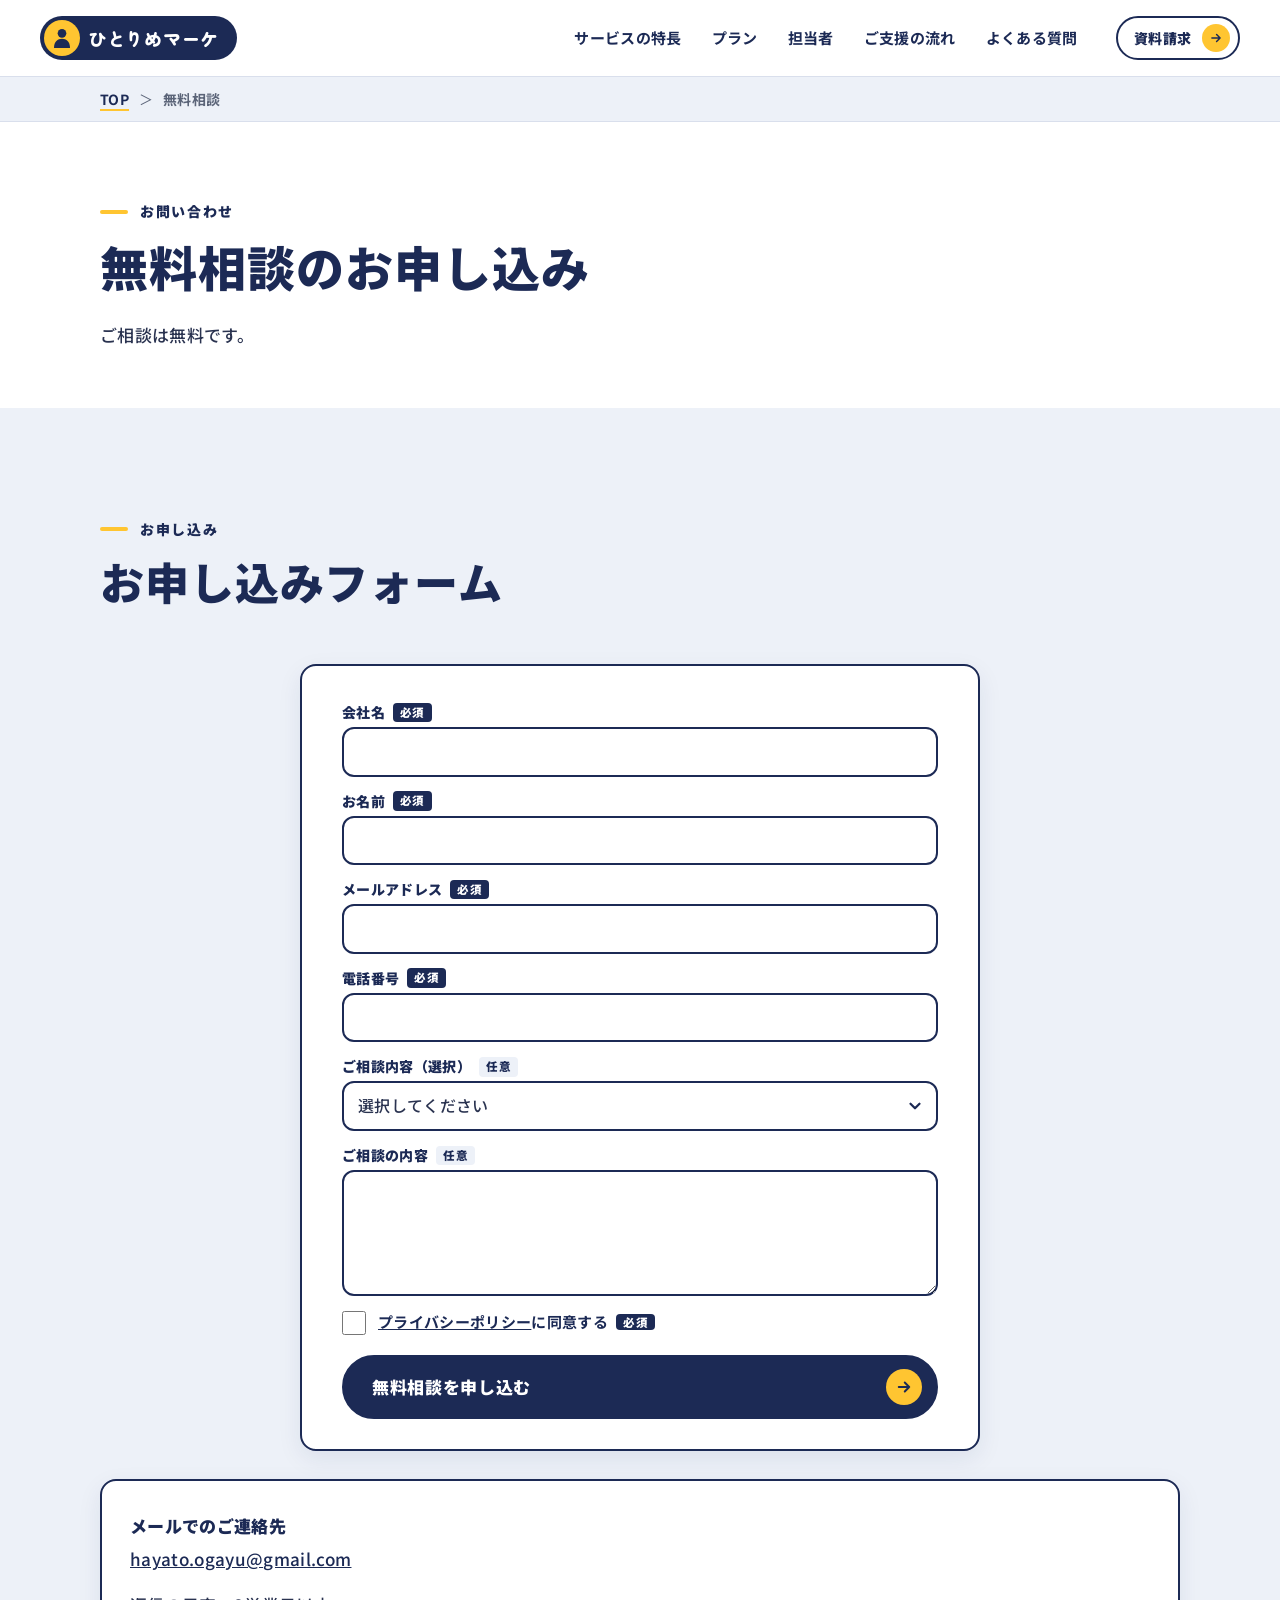
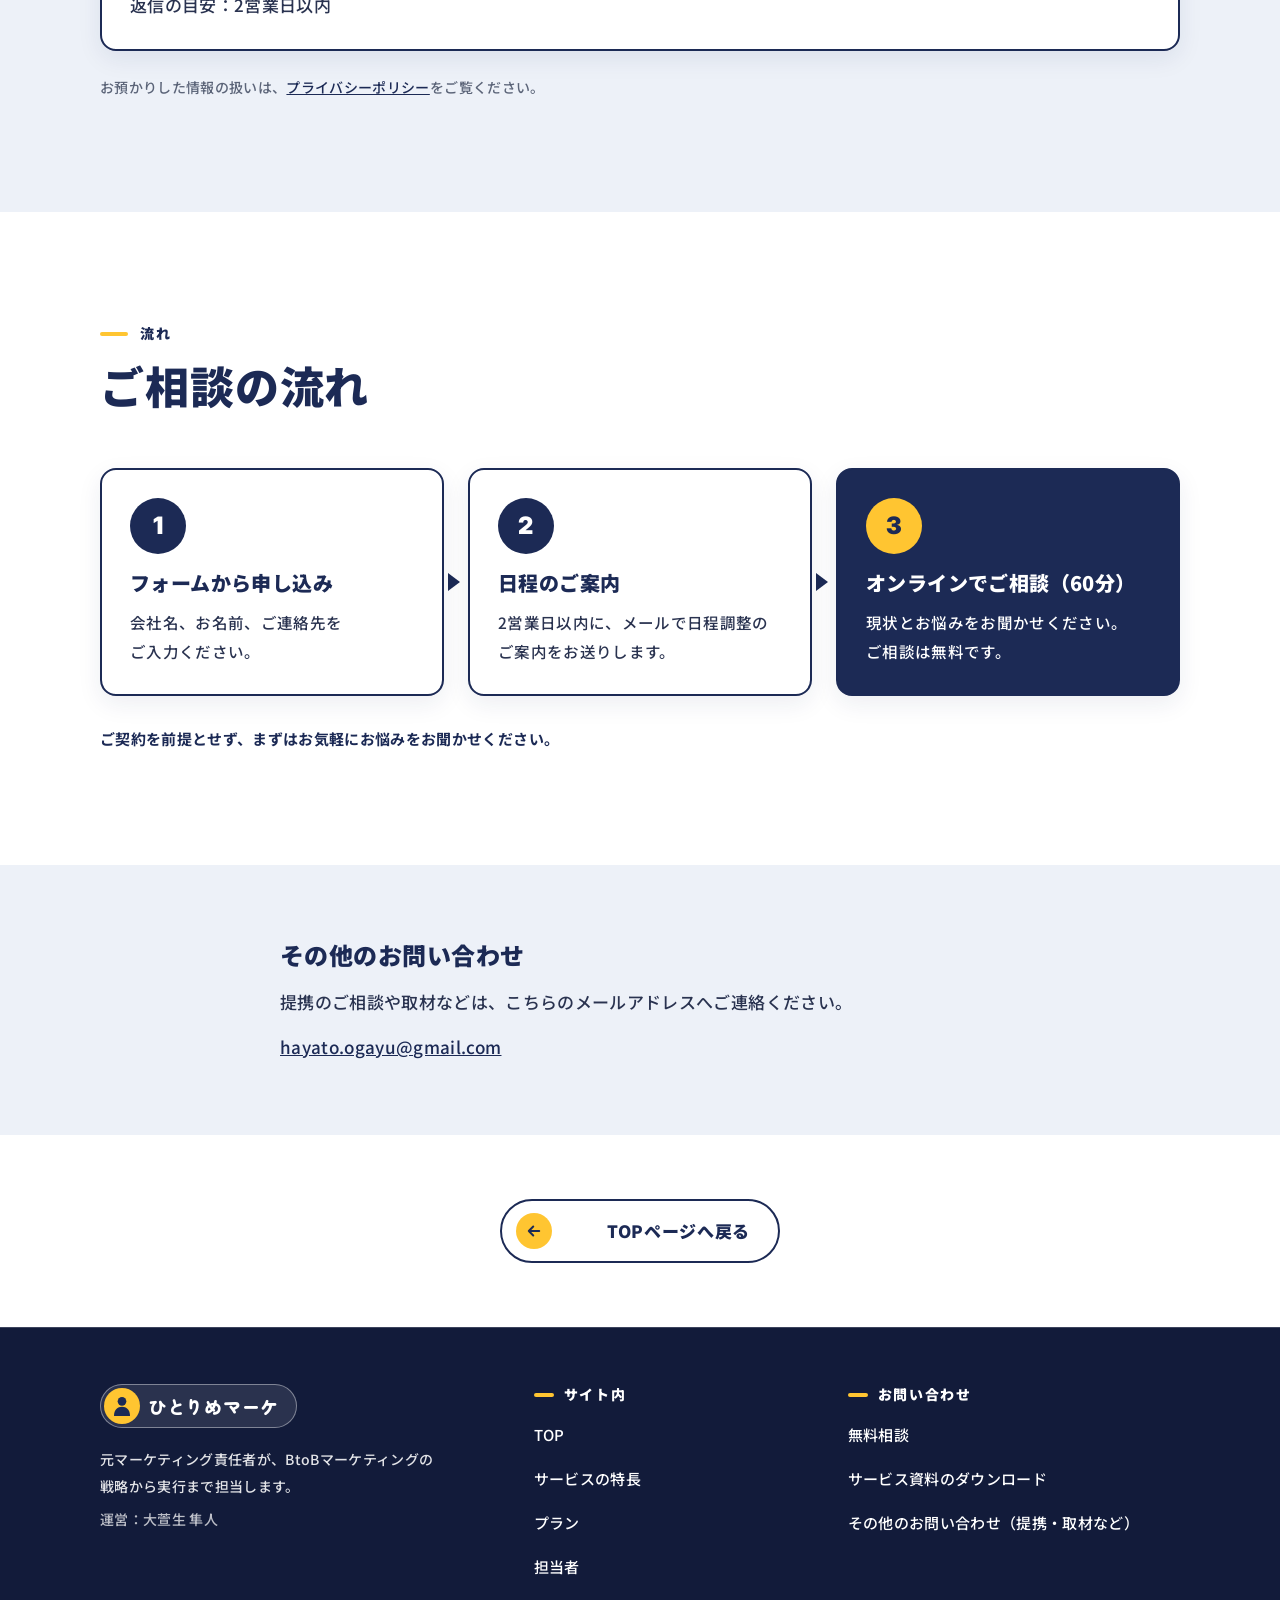
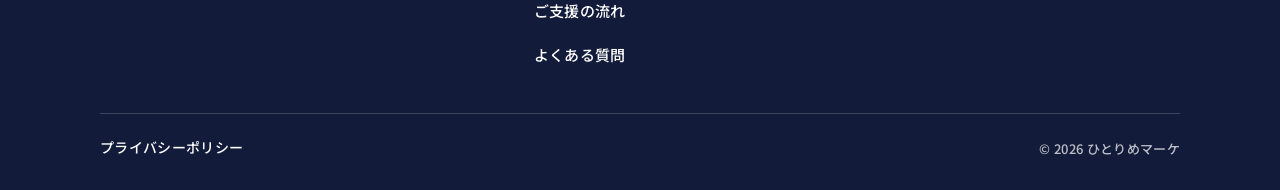
<file: contact.html>
<!doctype html>
<html lang="ja">
<head>
<meta charset="utf-8">
<meta name="viewport" content="width=device-width, initial-scale=1, viewport-fit=cover">
<title>無料相談のお申し込み｜ひとりめマーケ（BtoBマーケティング支援）</title>
<meta name="description" content="ご相談は無料です。">
<meta property="og:type" content="website">
<meta property="og:site_name" content="ひとりめマーケ">
<meta property="og:title" content="無料相談のお申し込み｜ひとりめマーケ">
<meta property="og:description" content="ご相談は無料です。">
<meta property="og:locale" content="ja_JP">
<meta name="twitter:card" content="summary">
<link rel="icon" type="image/svg+xml" href="data:image/svg+xml,%3Csvg%20xmlns%3D%27http%3A//www.w3.org/2000/svg%27%20viewBox%3D%270%200%2032%2032%27%3E%3Ccircle%20cx%3D%2716%27%20cy%3D%2716%27%20r%3D%2716%27%20fill%3D%27%23FFC531%27/%3E%3Ccircle%20cx%3D%2716%27%20cy%3D%2711%27%20r%3D%275%27%20fill%3D%27%231C2A55%27/%3E%3Cpath%20d%3D%27M7%2026%20C7%2019%2011%2016.5%2016%2016.5%20C21%2016.5%2025%2019%2025%2026%20Z%27%20fill%3D%27%231C2A55%27/%3E%3C/svg%3E">
<link rel="preconnect" href="https://fonts.googleapis.com">
<link rel="preconnect" href="https://fonts.gstatic.com" crossorigin>
<link rel="stylesheet" href="https://fonts.googleapis.com/css2?family=Inter:ital,wght@0,700;0,900;1,900&amp;family=Noto+Sans+JP:wght@400;500;700;900&amp;display=swap">
<link rel="stylesheet" href="https://fonts.googleapis.com/css2?family=Zen+Maru+Gothic:wght@900&amp;text=%E3%81%B2%E3%81%A8%E3%82%8A%E3%82%81%E3%83%9E%E3%83%BC%E3%82%B1&amp;display=swap">
<link rel="stylesheet" href="css/style.css?v=f2903d1a">
<script>(function(){var d=document.documentElement,w=window;if("IntersectionObserver" in w&&!(w.matchMedia&&w.matchMedia("(prefers-reduced-motion: reduce)").matches)){d.classList.add("js");w.__revealTimer=setTimeout(function(){d.classList.remove("js")},4000)}})();</script>
<script src="js/main.js?v=3dd80797" defer></script>
<script src="js/forms.js?v=3ba94771" defer></script>
</head>
<body>
<a class="skip-link" href="#main">本文へ移動</a>

<header class="site-header">
  <div class="container site-header__inner">
    <a class="logo" href="./">
      <span class="logo__mark"><svg class="logo__person" viewBox="0 0 30 30" aria-hidden="true"><circle cx="15" cy="8" r="6.5" fill="#1C2A55"/><path d="M3 30 C3 20 8.5 16 15 16 C21.5 16 27 20 27 30 Z" fill="#1C2A55"/></svg></span>
      <span class="logo__name">ひとりめマーケ</span>
    </a>
    <div class="site-header__right">
      <!-- ナビ（1024px以上で横に並ぶ。それ未満はロゴとCTAだけ。開閉するメニューは無い） -->
      <nav class="site-nav" aria-label="メインメニュー">
        <ul>
          <li><a href="./#service">サービスの特長</a></li>
          <li><a href="./#plans">プラン</a></li>
          <li><a href="./#about">担当者</a></li>
          <li><a href="./#flow">ご支援の流れ</a></li>
          <li><a href="./#faq">よくある質問</a></li>
        </ul>
      </nav>
      <!-- 常時表示のCTA：1024px以上はナビの右に2つ、768〜1023pxはロゴの右に2つ、767px以下は小さな主ボタン（無料相談）だけ（資料請求は画面下のバー）。そのページ自身へのボタンは CSS で隠す -->
      <div class="header-cta">
        <a class="btn btn--small" href="contact.html" aria-current="page"><span>無料相談</span><span class="btn__arrow" aria-hidden="true"><svg viewBox="0 0 24 24" aria-hidden="true" focusable="false"><path d="M5 12h14M13 6l6 6-6 6" fill="none" stroke="currentColor" stroke-width="2.6" stroke-linecap="round" stroke-linejoin="round"/></svg></span></a>
        <a class="btn btn--ghost btn--small" href="download.html"><span>資料請求</span><span class="btn__arrow" aria-hidden="true"><svg viewBox="0 0 24 24" aria-hidden="true" focusable="false"><path d="M5 12h14M13 6l6 6-6 6" fill="none" stroke="currentColor" stroke-width="2.6" stroke-linecap="round" stroke-linejoin="round"/></svg></span></a>
      </div>
    </div>
  </div>
</header>

  <nav class="breadcrumb" aria-label="パンくず">
    <div class="container">
      <ol>
        <li><a href="./">TOP</a></li>
        <li aria-current="page">無料相談</li>
      </ol>
    </div>
  </nav>

<main id="main">

  <div class="page-head">
    <div class="container">
      <p class="sec-label">お問い合わせ</p>
      <h1>無料相談のお申し込み</h1>
      <p class="sec-lead">ご相談は無料です。</p>
    </div>
  </div>

  <!-- フォーム（先） -->
  <section class="section section--alt" id="form" aria-labelledby="form-title">
    <div class="container">
      <div class="sec-head reveal">
        <p class="sec-label">お申し込み</p>
        <h2 class="sec-title" id="form-title">お申し込みフォーム</h2>
      </div>

      <div class="form-card form-card--page reveal" id="form-frame" role="group" aria-label="無料相談のお申し込みフォーム">
        <form class="lead-form" data-form="consult" method="post" novalidate>
          <div class="field" data-field="company">
            <label for="cf-company"><span class="field__name">会社名</span><span class="req">必須</span></label>
            <input id="cf-company" name="company" type="text" autocomplete="organization" required aria-required="true" aria-describedby="cf-company-err">
            <p class="field__err" id="cf-company-err" hidden>入力してください</p>
          </div>
          <div class="field" data-field="firstname">
            <label for="cf-firstname"><span class="field__name">お名前</span><span class="req">必須</span></label>
            <input id="cf-firstname" name="firstname" type="text" autocomplete="name" required aria-required="true" aria-describedby="cf-firstname-err">
            <p class="field__err" id="cf-firstname-err" hidden>入力してください</p>
          </div>
          <div class="field" data-field="email">
            <label for="cf-email"><span class="field__name">メールアドレス</span><span class="req">必須</span></label>
            <input id="cf-email" name="email" type="email" autocomplete="email" inputmode="email" spellcheck="false" autocapitalize="off" required aria-required="true" aria-describedby="cf-email-err">
            <p class="field__err" id="cf-email-err" hidden>入力してください</p>
          </div>
          <div class="field" data-field="phone">
            <label for="cf-phone"><span class="field__name">電話番号</span><span class="req">必須</span></label>
            <input id="cf-phone" name="phone" type="tel" autocomplete="tel" inputmode="tel" required aria-required="true" aria-describedby="cf-phone-err">
            <p class="field__err" id="cf-phone-err" hidden>入力してください</p>
          </div>
          <div class="field" data-field="consult_type">
            <label for="cf-consult_type"><span class="field__name">ご相談内容（選択）</span><span class="opt">任意</span></label>
            <select id="cf-consult_type" name="consult_type" aria-describedby="cf-consult_type-err"><option value="">選択してください</option><option value="ひとりめ代行プラン">ひとりめ代行プラン</option><option value="リード獲得プラン">リード獲得プラン</option><option value="HubSpot導入・活用プラン">HubSpot導入・活用プラン</option><option value="まだ決まっていない">まだ決まっていない</option></select>
            <p class="field__err" id="cf-consult_type-err" hidden>入力してください</p>
          </div>
          <div class="field" data-field="message">
            <label for="cf-message"><span class="field__name">ご相談の内容</span><span class="opt">任意</span></label>
            <textarea id="cf-message" name="message" rows="4" aria-describedby="cf-message-err"></textarea>
            <p class="field__err" id="cf-message-err" hidden>入力してください</p>
          </div>
          <div class="field field--check" data-field="privacy">
            <label class="check" for="cf-privacy"><input id="cf-privacy" name="privacy" type="checkbox" required aria-required="true" aria-describedby="cf-privacy-err"><span class="check__text"><a href="privacy.html" target="_blank" rel="noopener">プライバシーポリシー</a>に同意する<span class="req">必須</span></span></label>
            <p class="field__err" id="cf-privacy-err" hidden>入力してください</p>
          </div>
          <div class="lead-form__hp" aria-hidden="true"><label for="cf-website">ウェブサイト</label><input id="cf-website" name="website" type="text" tabindex="-1" autocomplete="off"></div>
          <button class="btn btn--block" type="submit"><span>無料相談を申し込む</span><span class="btn__arrow" aria-hidden="true"><svg viewBox="0 0 24 24" aria-hidden="true" focusable="false"><path d="M5 12h14M13 6l6 6-6 6" fill="none" stroke="currentColor" stroke-width="2.6" stroke-linecap="round" stroke-linejoin="round"/></svg></span></button>
          <p class="lead-form__note" role="status" hidden>（設定前のため送信されません）</p>
          <div class="lead-form__fail" role="alert" hidden>
            <p>送信できませんでした。お手数ですが、次のメールアドレスへご連絡ください。</p>
            <p><a href="mailto:hayato.ogayu@gmail.com">hayato.ogayu@gmail.com</a></p>
          </div>
          <noscript><p class="lead-form__note">このフォームの送信にはJavaScriptが必要です。</p></noscript>
        </form>
        <div class="lead-form__done" role="status" tabindex="-1" hidden>
          <p>お申し込みありがとうございます。</p><p class="lead-form__meet-lead" hidden>続けて、下のカレンダーからご都合のよい日時をお選びください。</p><div class="lead-form__meet" hidden></div><p class="lead-form__meet-fallback">2営業日以内に、メールで日程調整のご案内をお送りします。</p>
        </div>
      </div>

      <div class="card info-card reveal">
        <p>メールでのご連絡先</p>
        <p><a href="mailto:hayato.ogayu@gmail.com">hayato.ogayu@gmail.com</a></p>
        <p class="mt-s">返信の目安：2営業日以内</p>
      </div>

      <p class="small mt-m">お預かりした情報の扱いは、<a href="privacy.html">プライバシーポリシー</a>をご覧ください。</p>
    </div>
  </section>

  <!-- 流れ（後） -->
  <section class="section" aria-labelledby="flow-title">
    <div class="container">
      <div class="sec-head reveal">
        <p class="sec-label">流れ</p>
        <h2 class="sec-title" id="flow-title">ご相談の流れ</h2>
      </div>
      <ol class="step-grid reveal">
        <li class="card step">
          <span class="num-badge" aria-hidden="true">1</span>
          <h3>フォームから申し込み</h3>
          <p>会社名、お名前、ご連絡先をご入力ください。</p>
        </li>
        <li class="card step">
          <span class="num-badge" aria-hidden="true">2</span>
          <h3>日程のご案内</h3>
          <p>2営業日以内に、メールで日程調整のご案内をお送りします。</p>
        </li>
        <li class="card step step--goal">
          <span class="num-badge" aria-hidden="true">3</span>
          <h3>オンラインでご相談（60分）</h3>
          <p>現状とお悩みをお聞かせください。ご相談は無料です。</p>
        </li>
      </ol>
      <p class="step-note reveal">ご契約を前提とせず、まずはお気軽にお悩みをお聞かせください。</p>
    </div>
  </section>

  <!-- その他のお問い合わせ（フッターの小さなリンクの飛び先） -->
  <section class="section section--small section--alt" id="other" aria-labelledby="other-title">
    <div class="container container--text">
      <h2 class="h2-small" id="other-title">その他のお問い合わせ</h2>
      <p>提携のご相談や取材などは、こちらのメールアドレスへご連絡ください。</p>
      <p class="mt-s"><a href="mailto:hayato.ogayu@gmail.com">hayato.ogayu@gmail.com</a></p>
    </div>
  </section>

  <div class="back-top">
    <div class="container">
      <a class="btn btn--ghost btn--back" href="./"><span class="btn__arrow" aria-hidden="true"><svg viewBox="0 0 24 24" aria-hidden="true" focusable="false"><path d="M5 12h14M13 6l6 6-6 6" fill="none" stroke="currentColor" stroke-width="2.6" stroke-linecap="round" stroke-linejoin="round"/></svg></span><span>TOPページへ戻る</span></a>
    </div>
  </div>

</main>

<footer class="site-footer">
  <div class="container">
    <div class="footer__grid">
      <div class="footer__brand">
        <a class="logo logo--footer" href="./">
      <span class="logo__mark"><svg class="logo__person" viewBox="0 0 30 30" aria-hidden="true"><circle cx="15" cy="8" r="6.5" fill="#1C2A55"/><path d="M3 30 C3 20 8.5 16 15 16 C21.5 16 27 20 27 30 Z" fill="#1C2A55"/></svg></span>
      <span class="logo__name">ひとりめマーケ</span>
    </a>
        <p class="footer__desc">元マーケティング責任者が、BtoBマーケティングの戦略から実行まで担当します。</p>
        <p class="footer__op">運営：大萱生 隼人</p>
      </div>
      <nav class="footer__col" aria-labelledby="footer-site">
        <h2 class="footer__h" id="footer-site">サイト内</h2>
        <ul>
          <li><a href="./">TOP</a></li>
          <li><a href="./#service">サービスの特長</a></li>
          <li><a href="./#plans">プラン</a></li>
          <li><a href="./#about">担当者</a></li>
          <li><a href="./#flow">ご支援の流れ</a></li>
          <li><a href="./#faq">よくある質問</a></li>
        </ul>
      </nav>
      <div class="footer__col" role="group" aria-labelledby="footer-contact">
        <h2 class="footer__h" id="footer-contact">お問い合わせ</h2>
        <ul>
          <li><a href="contact.html">無料相談</a></li>
          <li><a href="download.html">サービス資料のダウンロード</a></li>
          <li><a href="contact.html#other">その他のお問い合わせ（提携・取材など）</a></li>
        </ul>
      </div>
    </div>
    <div class="footer__bottom">
      <a href="privacy.html">プライバシーポリシー</a>
      <p class="copyright"><small>&copy; 2026 ひとりめマーケ</small></p>
    </div>
  </div>
</footer>

<!-- スマホ（768px未満）：画面下に追従する2つのCTA。主（無料相談）が左、従（資料請求）が右。index では FV・プランのCTA・途中のCTA・最後の紺の帯のボタンが見えている間は隠れる（main.js） -->
<div class="cta-bar" role="group" aria-label="無料相談と資料請求">
  <a class="btn" href="contact.html" aria-current="page"><span>無料相談（60分）</span><span class="btn__arrow" aria-hidden="true"><svg viewBox="0 0 24 24" aria-hidden="true" focusable="false"><path d="M5 12h14M13 6l6 6-6 6" fill="none" stroke="currentColor" stroke-width="2.6" stroke-linecap="round" stroke-linejoin="round"/></svg></span></a>
  <a class="btn btn--ghost" href="download.html"><span>資料請求</span><span class="btn__arrow" aria-hidden="true"><svg viewBox="0 0 24 24" aria-hidden="true" focusable="false"><path d="M5 12h14M13 6l6 6-6 6" fill="none" stroke="currentColor" stroke-width="2.6" stroke-linecap="round" stroke-linejoin="round"/></svg></span></a>
</div>
</body>
</html>
</file>
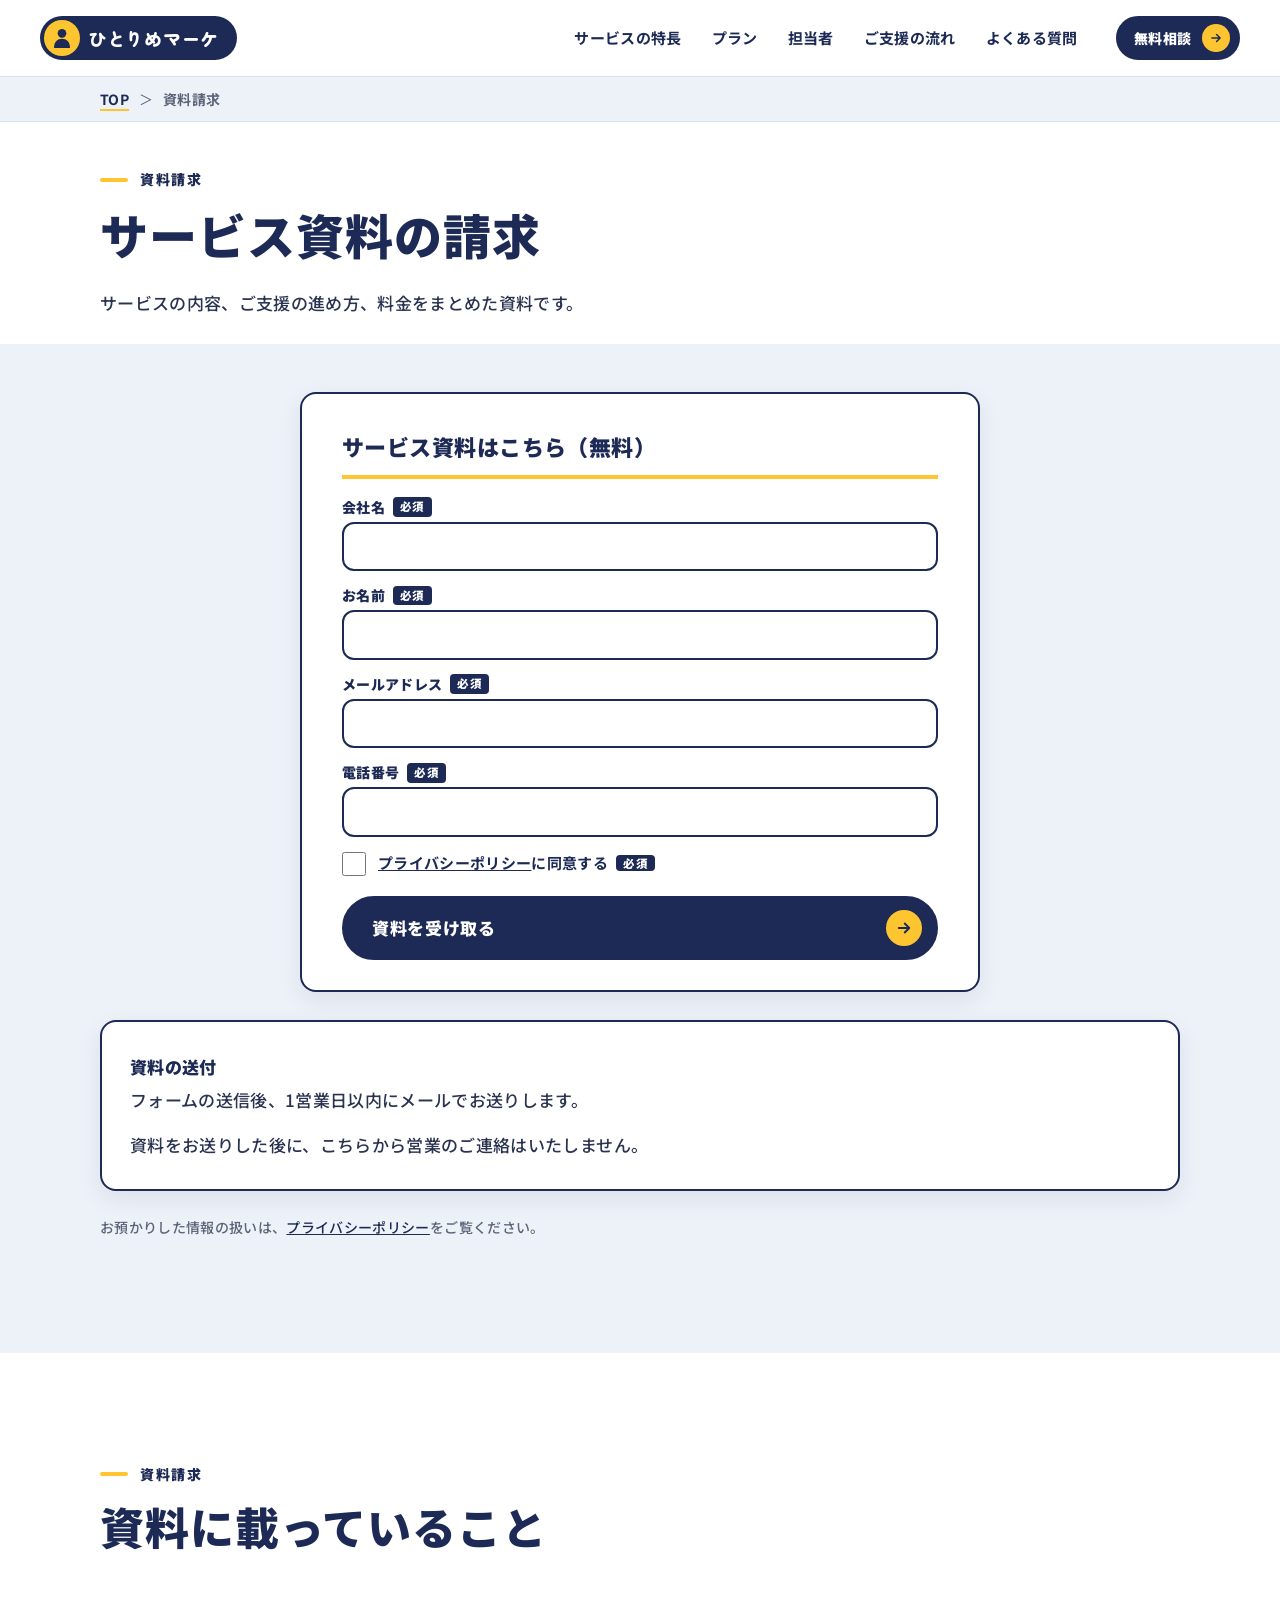
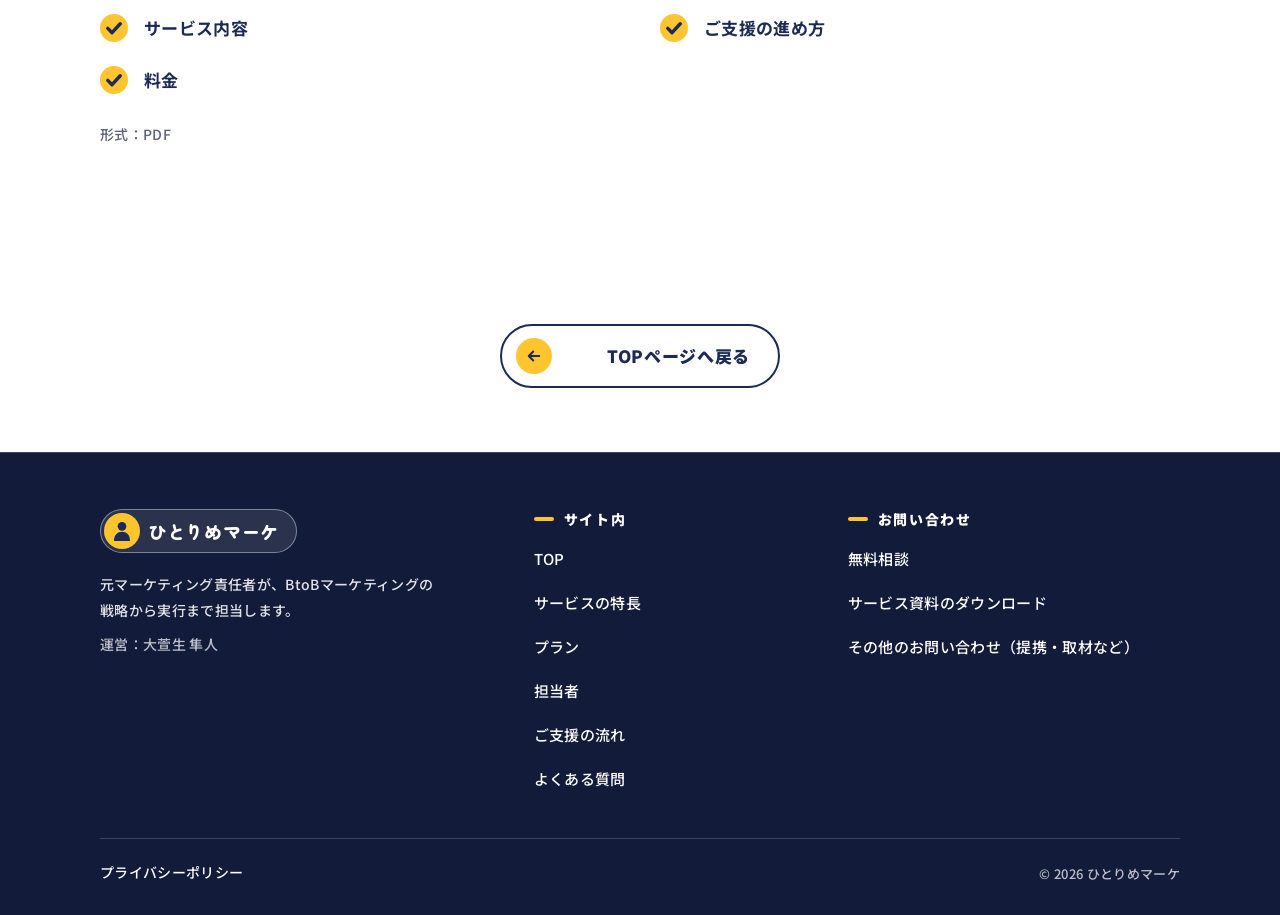
<file: download.html>
<!doctype html>
<html lang="ja">
<head>
<meta charset="utf-8">
<meta name="viewport" content="width=device-width, initial-scale=1, viewport-fit=cover">
<title>サービス資料の請求｜ひとりめマーケ（BtoBマーケティング支援）</title>
<meta name="description" content="サービスの内容、ご支援の進め方、料金をまとめた資料です。">
<meta property="og:type" content="website">
<meta property="og:site_name" content="ひとりめマーケ">
<meta property="og:title" content="サービス資料の請求｜ひとりめマーケ">
<meta property="og:description" content="サービスの内容、ご支援の進め方、料金をまとめた資料です。">
<meta property="og:locale" content="ja_JP">
<meta name="twitter:card" content="summary">
<link rel="icon" type="image/svg+xml" href="data:image/svg+xml,%3Csvg%20xmlns%3D%27http%3A//www.w3.org/2000/svg%27%20viewBox%3D%270%200%2032%2032%27%3E%3Ccircle%20cx%3D%2716%27%20cy%3D%2716%27%20r%3D%2716%27%20fill%3D%27%23FFC531%27/%3E%3Ccircle%20cx%3D%2716%27%20cy%3D%2711%27%20r%3D%275%27%20fill%3D%27%231C2A55%27/%3E%3Cpath%20d%3D%27M7%2026%20C7%2019%2011%2016.5%2016%2016.5%20C21%2016.5%2025%2019%2025%2026%20Z%27%20fill%3D%27%231C2A55%27/%3E%3C/svg%3E">
<link rel="preconnect" href="https://fonts.googleapis.com">
<link rel="preconnect" href="https://fonts.gstatic.com" crossorigin>
<link rel="stylesheet" href="https://fonts.googleapis.com/css2?family=Inter:ital,wght@0,700;0,900;1,900&amp;family=Noto+Sans+JP:wght@400;500;700;900&amp;display=swap">
<link rel="stylesheet" href="https://fonts.googleapis.com/css2?family=Zen+Maru+Gothic:wght@900&amp;text=%E3%81%B2%E3%81%A8%E3%82%8A%E3%82%81%E3%83%9E%E3%83%BC%E3%82%B1&amp;display=swap">
<link rel="stylesheet" href="css/style.css?v=f2903d1a">
<script>(function(){var d=document.documentElement,w=window;if("IntersectionObserver" in w&&!(w.matchMedia&&w.matchMedia("(prefers-reduced-motion: reduce)").matches)){d.classList.add("js");w.__revealTimer=setTimeout(function(){d.classList.remove("js")},4000)}})();</script>
<script src="js/main.js?v=3dd80797" defer></script>
<script src="js/forms.js?v=3ba94771" defer></script>
</head>
<body>
<a class="skip-link" href="#main">本文へ移動</a>

<header class="site-header">
  <div class="container site-header__inner">
    <a class="logo" href="./">
      <span class="logo__mark"><svg class="logo__person" viewBox="0 0 30 30" aria-hidden="true"><circle cx="15" cy="8" r="6.5" fill="#1C2A55"/><path d="M3 30 C3 20 8.5 16 15 16 C21.5 16 27 20 27 30 Z" fill="#1C2A55"/></svg></span>
      <span class="logo__name">ひとりめマーケ</span>
    </a>
    <div class="site-header__right">
      <!-- ナビ（1024px以上で横に並ぶ。それ未満はロゴとCTAだけ。開閉するメニューは無い） -->
      <nav class="site-nav" aria-label="メインメニュー">
        <ul>
          <li><a href="./#service">サービスの特長</a></li>
          <li><a href="./#plans">プラン</a></li>
          <li><a href="./#about">担当者</a></li>
          <li><a href="./#flow">ご支援の流れ</a></li>
          <li><a href="./#faq">よくある質問</a></li>
        </ul>
      </nav>
      <!-- 常時表示のCTA：1024px以上はナビの右に2つ、768〜1023pxはロゴの右に2つ、767px以下は小さな主ボタン（無料相談）だけ（資料請求は画面下のバー）。そのページ自身へのボタンは CSS で隠す -->
      <div class="header-cta">
        <a class="btn btn--small" href="contact.html"><span>無料相談</span><span class="btn__arrow" aria-hidden="true"><svg viewBox="0 0 24 24" aria-hidden="true" focusable="false"><path d="M5 12h14M13 6l6 6-6 6" fill="none" stroke="currentColor" stroke-width="2.6" stroke-linecap="round" stroke-linejoin="round"/></svg></span></a>
        <a class="btn btn--ghost btn--small" href="download.html" aria-current="page"><span>資料請求</span><span class="btn__arrow" aria-hidden="true"><svg viewBox="0 0 24 24" aria-hidden="true" focusable="false"><path d="M5 12h14M13 6l6 6-6 6" fill="none" stroke="currentColor" stroke-width="2.6" stroke-linecap="round" stroke-linejoin="round"/></svg></span></a>
      </div>
    </div>
  </div>
</header>

  <nav class="breadcrumb" aria-label="パンくず">
    <div class="container">
      <ol>
        <li><a href="./">TOP</a></li>
        <li aria-current="page">資料請求</li>
      </ol>
    </div>
  </nav>

<main id="main">

  <div class="page-head page-head--form">
    <div class="container">
      <p class="sec-label">資料請求</p>
      <h1>サービス資料の請求</h1>
      <p class="sec-lead">サービスの内容、ご支援の進め方、料金をまとめた資料です。</p>
    </div>
  </div>

  <!-- フォーム（先） -->
  <section class="section section--alt section--form-first" id="form" aria-label="資料請求フォーム">
    <div class="container">
      <div class="form-card form-card--page reveal" id="form-frame" role="group" aria-label="資料請求フォーム">
        <h2 class="form-card__title">サービス資料はこちら（無料）</h2>
        <form class="lead-form" data-form="download" method="post" novalidate>
          <div class="field" data-field="company">
            <label for="df-company"><span class="field__name">会社名</span><span class="req">必須</span></label>
            <input id="df-company" name="company" type="text" autocomplete="organization" required aria-required="true" aria-describedby="df-company-err">
            <p class="field__err" id="df-company-err" hidden>入力してください</p>
          </div>
          <div class="field" data-field="firstname">
            <label for="df-firstname"><span class="field__name">お名前</span><span class="req">必須</span></label>
            <input id="df-firstname" name="firstname" type="text" autocomplete="name" required aria-required="true" aria-describedby="df-firstname-err">
            <p class="field__err" id="df-firstname-err" hidden>入力してください</p>
          </div>
          <div class="field" data-field="email">
            <label for="df-email"><span class="field__name">メールアドレス</span><span class="req">必須</span></label>
            <input id="df-email" name="email" type="email" autocomplete="email" inputmode="email" spellcheck="false" autocapitalize="off" required aria-required="true" aria-describedby="df-email-err">
            <p class="field__err" id="df-email-err" hidden>入力してください</p>
          </div>
          <div class="field" data-field="phone">
            <label for="df-phone"><span class="field__name">電話番号</span><span class="req">必須</span></label>
            <input id="df-phone" name="phone" type="tel" autocomplete="tel" inputmode="tel" required aria-required="true" aria-describedby="df-phone-err">
            <p class="field__err" id="df-phone-err" hidden>入力してください</p>
          </div>
          <div class="field field--check" data-field="privacy">
            <label class="check" for="df-privacy"><input id="df-privacy" name="privacy" type="checkbox" required aria-required="true" aria-describedby="df-privacy-err"><span class="check__text"><a href="privacy.html" target="_blank" rel="noopener">プライバシーポリシー</a>に同意する<span class="req">必須</span></span></label>
            <p class="field__err" id="df-privacy-err" hidden>入力してください</p>
          </div>
          <div class="lead-form__hp" aria-hidden="true"><label for="df-website">ウェブサイト</label><input id="df-website" name="website" type="text" tabindex="-1" autocomplete="off"></div>
          <button class="btn btn--block" type="submit"><span>資料を受け取る</span><span class="btn__arrow" aria-hidden="true"><svg viewBox="0 0 24 24" aria-hidden="true" focusable="false"><path d="M5 12h14M13 6l6 6-6 6" fill="none" stroke="currentColor" stroke-width="2.6" stroke-linecap="round" stroke-linejoin="round"/></svg></span></button>
          <p class="lead-form__note" role="status" hidden>（設定前のため送信されません）</p>
          <div class="lead-form__fail" role="alert" hidden>
            <p>送信できませんでした。お手数ですが、次のメールアドレスへご連絡ください。</p>
            <p><a href="mailto:hayato.ogayu@gmail.com">hayato.ogayu@gmail.com</a></p>
          </div>
          <noscript><p class="lead-form__note">このフォームの送信にはJavaScriptが必要です。</p></noscript>
        </form>
        <div class="lead-form__done" role="status" tabindex="-1" hidden>
          <p>お申し込みありがとうございます。1営業日以内に、メールで資料をお送りします。</p>
        </div>
      </div>

      <div class="card info-card reveal">
        <p>資料の送付</p>
        <p>フォームの送信後、1営業日以内にメールでお送りします。</p>
        <p class="mt-s">資料をお送りした後に、こちらから営業のご連絡はいたしません。</p>
      </div>

      <p class="small mt-m">お預かりした情報の扱いは、<a href="privacy.html">プライバシーポリシー</a>をご覧ください。</p>
    </div>
  </section>

  <!-- 資料に載っていること（後） -->
  <section class="section" aria-labelledby="inside-title">
    <div class="container">
      <div class="sec-head reveal">
        <p class="sec-label">資料請求</p>
        <h2 class="sec-title" id="inside-title">資料に載っていること</h2>
      </div>
      <ul class="check-grid reveal">
        <li>サービス内容</li>
        <li>ご支援の進め方</li>
        <li>料金</li>
      </ul>
      <p class="small mt-m reveal">形式：PDF</p>
    </div>
  </section>

  <div class="back-top">
    <div class="container">
      <a class="btn btn--ghost btn--back" href="./"><span class="btn__arrow" aria-hidden="true"><svg viewBox="0 0 24 24" aria-hidden="true" focusable="false"><path d="M5 12h14M13 6l6 6-6 6" fill="none" stroke="currentColor" stroke-width="2.6" stroke-linecap="round" stroke-linejoin="round"/></svg></span><span>TOPページへ戻る</span></a>
    </div>
  </div>

</main>

<footer class="site-footer">
  <div class="container">
    <div class="footer__grid">
      <div class="footer__brand">
        <a class="logo logo--footer" href="./">
      <span class="logo__mark"><svg class="logo__person" viewBox="0 0 30 30" aria-hidden="true"><circle cx="15" cy="8" r="6.5" fill="#1C2A55"/><path d="M3 30 C3 20 8.5 16 15 16 C21.5 16 27 20 27 30 Z" fill="#1C2A55"/></svg></span>
      <span class="logo__name">ひとりめマーケ</span>
    </a>
        <p class="footer__desc">元マーケティング責任者が、BtoBマーケティングの戦略から実行まで担当します。</p>
        <p class="footer__op">運営：大萱生 隼人</p>
      </div>
      <nav class="footer__col" aria-labelledby="footer-site">
        <h2 class="footer__h" id="footer-site">サイト内</h2>
        <ul>
          <li><a href="./">TOP</a></li>
          <li><a href="./#service">サービスの特長</a></li>
          <li><a href="./#plans">プラン</a></li>
          <li><a href="./#about">担当者</a></li>
          <li><a href="./#flow">ご支援の流れ</a></li>
          <li><a href="./#faq">よくある質問</a></li>
        </ul>
      </nav>
      <div class="footer__col" role="group" aria-labelledby="footer-contact">
        <h2 class="footer__h" id="footer-contact">お問い合わせ</h2>
        <ul>
          <li><a href="contact.html">無料相談</a></li>
          <li><a href="download.html">サービス資料のダウンロード</a></li>
          <li><a href="contact.html#other">その他のお問い合わせ（提携・取材など）</a></li>
        </ul>
      </div>
    </div>
    <div class="footer__bottom">
      <a href="privacy.html">プライバシーポリシー</a>
      <p class="copyright"><small>&copy; 2026 ひとりめマーケ</small></p>
    </div>
  </div>
</footer>

<!-- スマホ（768px未満）：画面下に追従する2つのCTA。主（無料相談）が左、従（資料請求）が右。index では FV・プランのCTA・途中のCTA・最後の紺の帯のボタンが見えている間は隠れる（main.js） -->
<div class="cta-bar" role="group" aria-label="無料相談と資料請求">
  <a class="btn" href="contact.html"><span>無料相談（60分）</span><span class="btn__arrow" aria-hidden="true"><svg viewBox="0 0 24 24" aria-hidden="true" focusable="false"><path d="M5 12h14M13 6l6 6-6 6" fill="none" stroke="currentColor" stroke-width="2.6" stroke-linecap="round" stroke-linejoin="round"/></svg></span></a>
  <a class="btn btn--ghost" href="download.html" aria-current="page"><span>資料請求</span><span class="btn__arrow" aria-hidden="true"><svg viewBox="0 0 24 24" aria-hidden="true" focusable="false"><path d="M5 12h14M13 6l6 6-6 6" fill="none" stroke="currentColor" stroke-width="2.6" stroke-linecap="round" stroke-linejoin="round"/></svg></span></a>
</div>
</body>
</html>
</file>
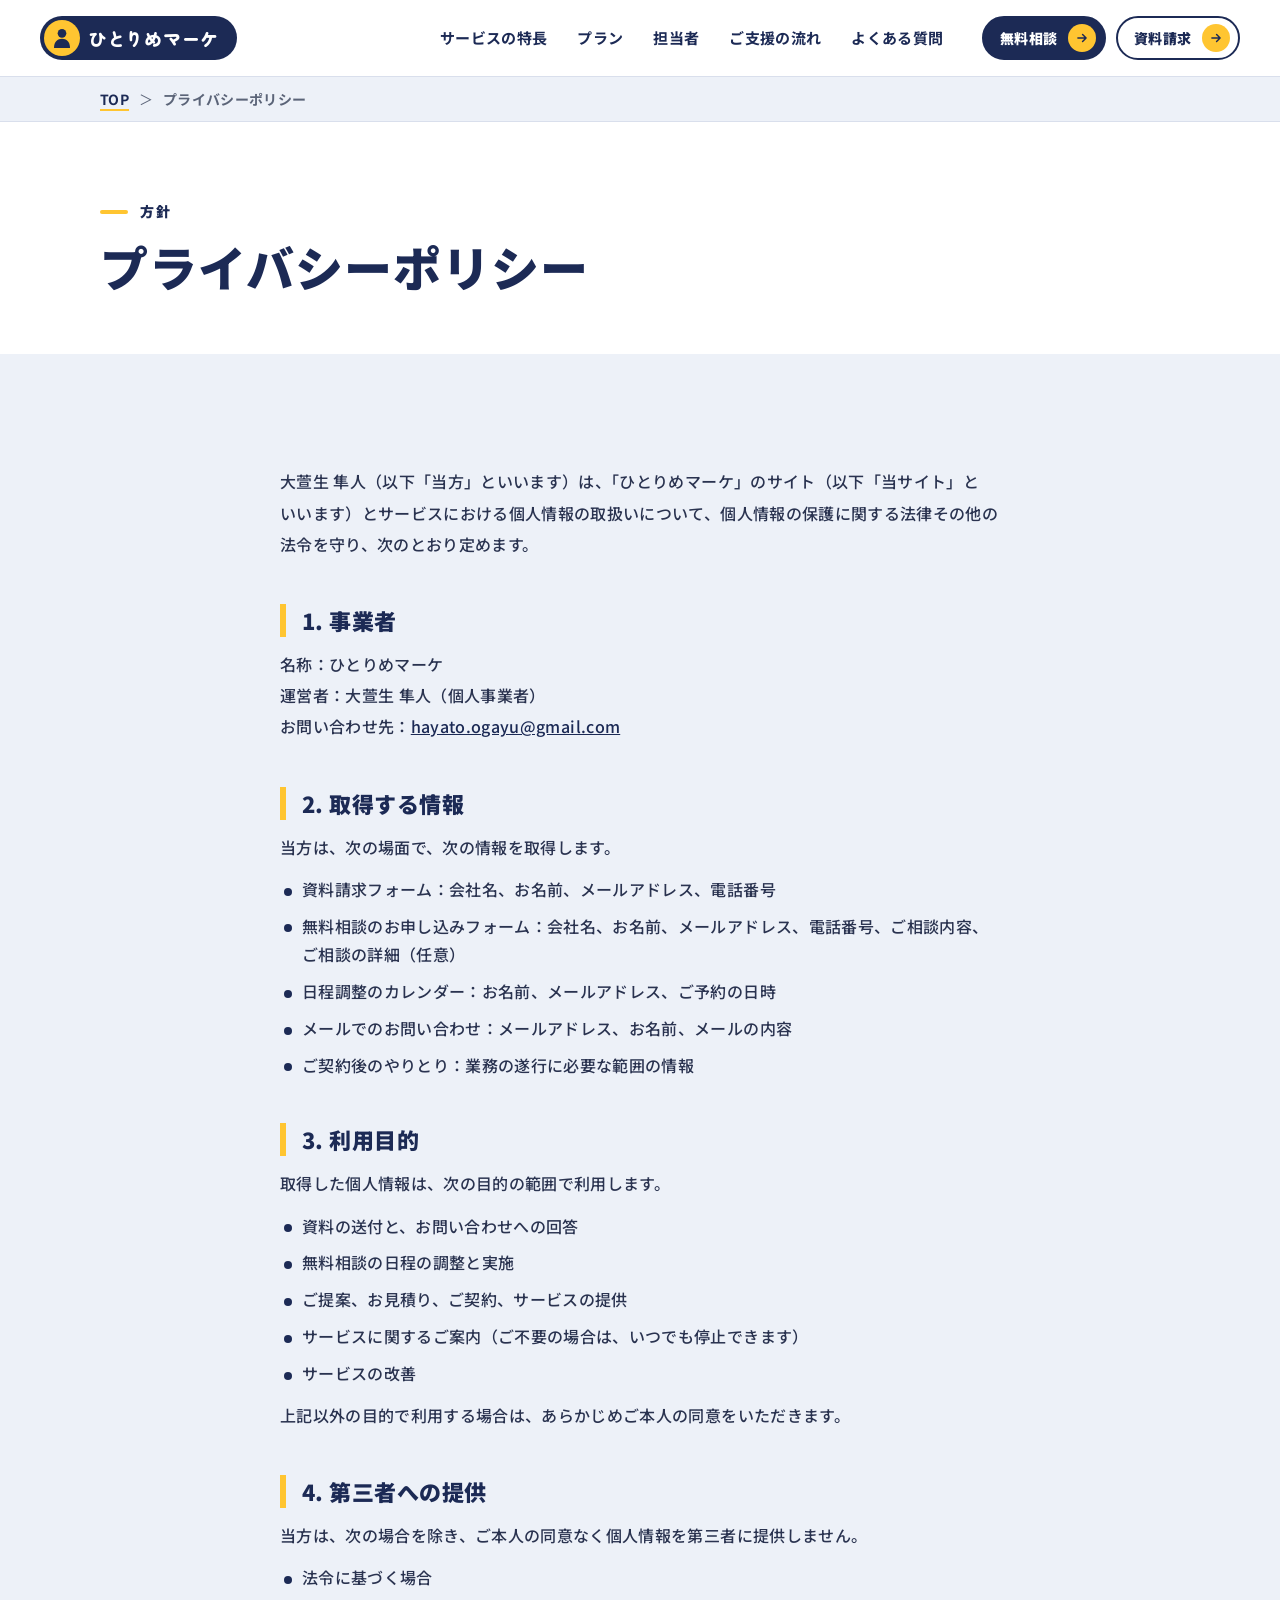
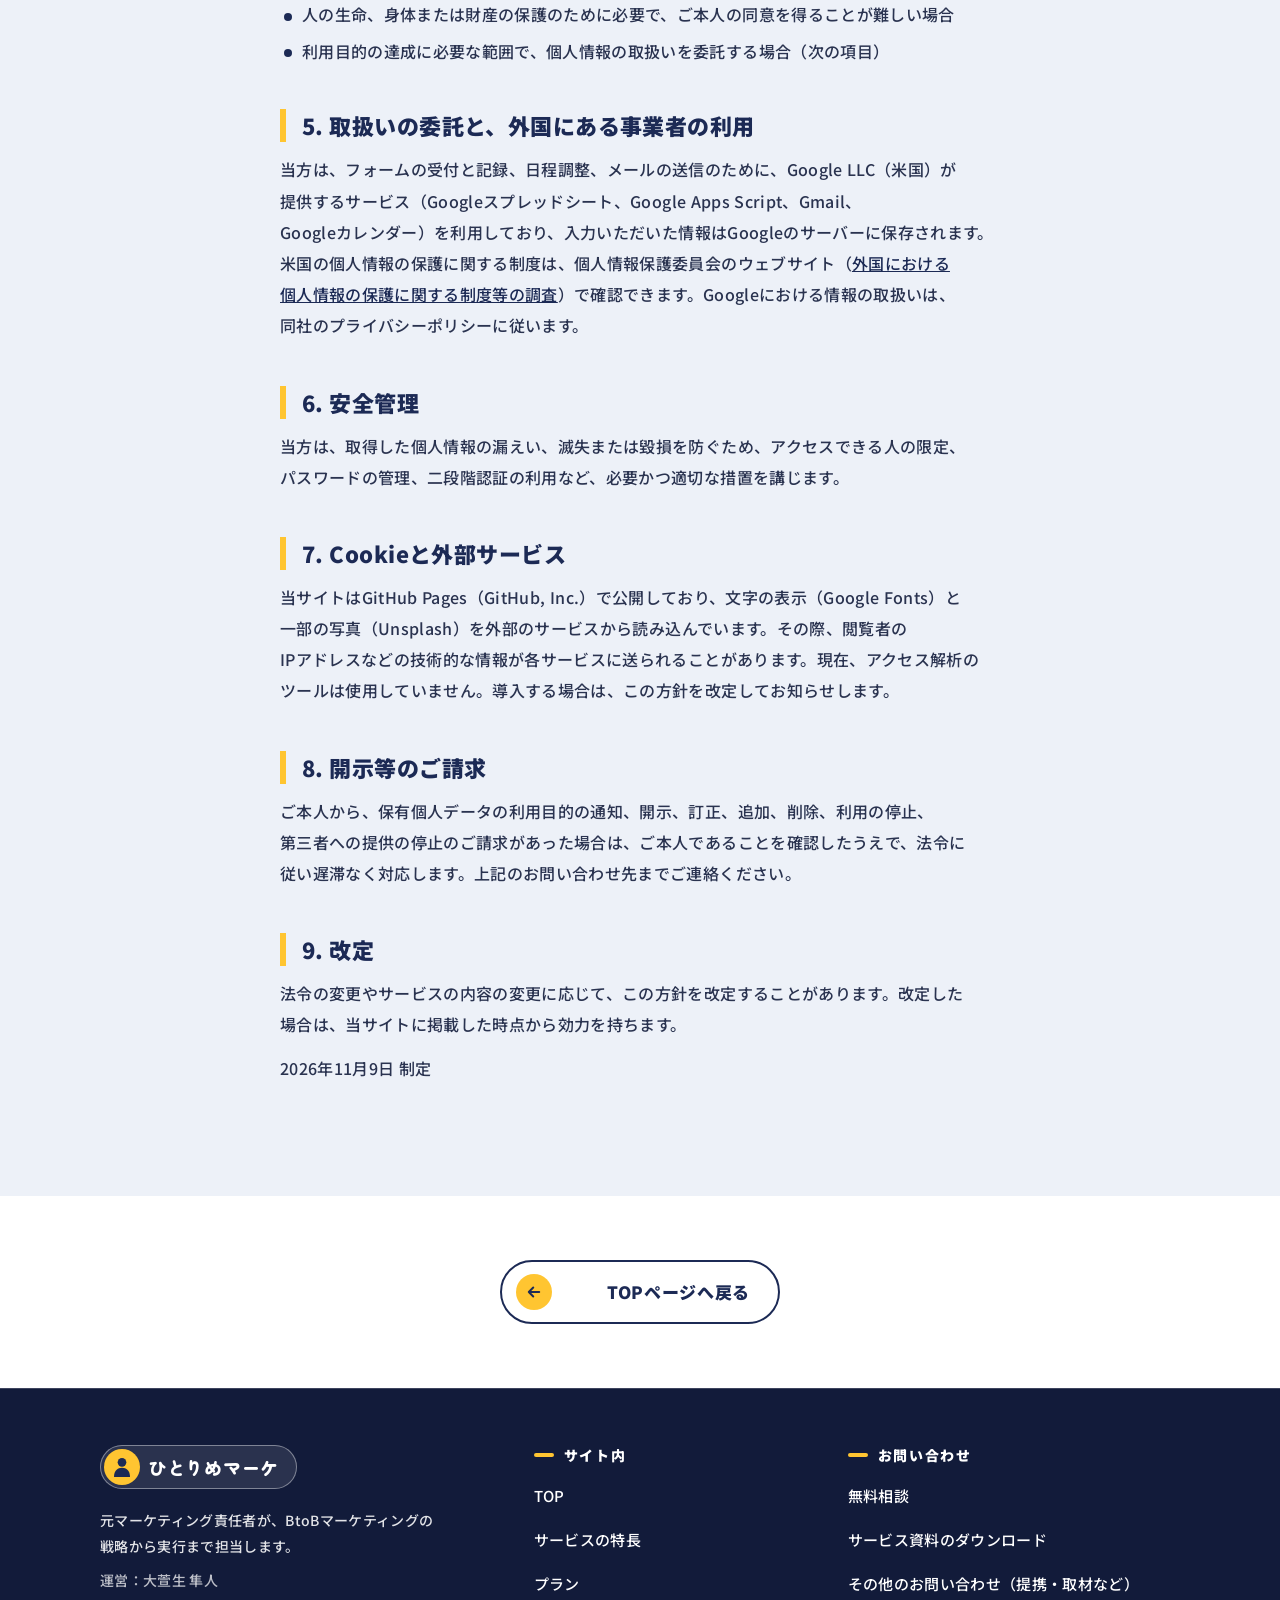
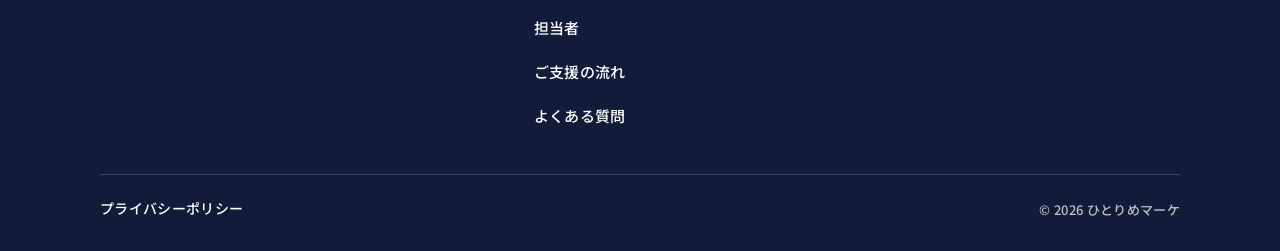
<file: privacy.html>
<!doctype html>
<html lang="ja">
<head>
<meta charset="utf-8">
<meta name="viewport" content="width=device-width, initial-scale=1, viewport-fit=cover">
<meta name="robots" content="noindex">
<title>プライバシーポリシー｜ひとりめマーケ（BtoBマーケティング支援）</title>
<meta name="description" content="当サイトにおける個人情報の取得、利用目的、第三者提供、委託、アクセス解析、開示等の請求についての方針です。">
<meta property="og:type" content="website">
<meta property="og:site_name" content="ひとりめマーケ">
<meta property="og:title" content="プライバシーポリシー｜ひとりめマーケ">
<meta property="og:description" content="個人情報の取扱いについての方針です。">
<meta property="og:locale" content="ja_JP">
<meta name="twitter:card" content="summary">
<link rel="icon" type="image/svg+xml" href="data:image/svg+xml,%3Csvg%20xmlns%3D%27http%3A//www.w3.org/2000/svg%27%20viewBox%3D%270%200%2032%2032%27%3E%3Ccircle%20cx%3D%2716%27%20cy%3D%2716%27%20r%3D%2716%27%20fill%3D%27%23FFC531%27/%3E%3Ccircle%20cx%3D%2716%27%20cy%3D%2711%27%20r%3D%275%27%20fill%3D%27%231C2A55%27/%3E%3Cpath%20d%3D%27M7%2026%20C7%2019%2011%2016.5%2016%2016.5%20C21%2016.5%2025%2019%2025%2026%20Z%27%20fill%3D%27%231C2A55%27/%3E%3C/svg%3E">
<link rel="preconnect" href="https://fonts.googleapis.com">
<link rel="preconnect" href="https://fonts.gstatic.com" crossorigin>
<link rel="stylesheet" href="https://fonts.googleapis.com/css2?family=Inter:ital,wght@0,700;0,900;1,900&amp;family=Noto+Sans+JP:wght@400;500;700;900&amp;display=swap">
<link rel="stylesheet" href="https://fonts.googleapis.com/css2?family=Zen+Maru+Gothic:wght@900&amp;text=%E3%81%B2%E3%81%A8%E3%82%8A%E3%82%81%E3%83%9E%E3%83%BC%E3%82%B1&amp;display=swap">
<link rel="stylesheet" href="css/style.css?v=f2903d1a">
<script>(function(){var d=document.documentElement,w=window;if("IntersectionObserver" in w&&!(w.matchMedia&&w.matchMedia("(prefers-reduced-motion: reduce)").matches)){d.classList.add("js");w.__revealTimer=setTimeout(function(){d.classList.remove("js")},4000)}})();</script>
<script src="js/main.js?v=3dd80797" defer></script>
</head>
<body>
<a class="skip-link" href="#main">本文へ移動</a>

<header class="site-header">
  <div class="container site-header__inner">
    <a class="logo" href="./">
      <span class="logo__mark"><svg class="logo__person" viewBox="0 0 30 30" aria-hidden="true"><circle cx="15" cy="8" r="6.5" fill="#1C2A55"/><path d="M3 30 C3 20 8.5 16 15 16 C21.5 16 27 20 27 30 Z" fill="#1C2A55"/></svg></span>
      <span class="logo__name">ひとりめマーケ</span>
    </a>
    <div class="site-header__right">
      <!-- ナビ（1024px以上で横に並ぶ。それ未満はロゴとCTAだけ。開閉するメニューは無い） -->
      <nav class="site-nav" aria-label="メインメニュー">
        <ul>
          <li><a href="./#service">サービスの特長</a></li>
          <li><a href="./#plans">プラン</a></li>
          <li><a href="./#about">担当者</a></li>
          <li><a href="./#flow">ご支援の流れ</a></li>
          <li><a href="./#faq">よくある質問</a></li>
        </ul>
      </nav>
      <!-- 常時表示のCTA：1024px以上はナビの右に2つ、768〜1023pxはロゴの右に2つ、767px以下は小さな主ボタン（無料相談）だけ（資料請求は画面下のバー）。そのページ自身へのボタンは CSS で隠す -->
      <div class="header-cta">
        <a class="btn btn--small" href="contact.html"><span>無料相談</span><span class="btn__arrow" aria-hidden="true"><svg viewBox="0 0 24 24" aria-hidden="true" focusable="false"><path d="M5 12h14M13 6l6 6-6 6" fill="none" stroke="currentColor" stroke-width="2.6" stroke-linecap="round" stroke-linejoin="round"/></svg></span></a>
        <a class="btn btn--ghost btn--small" href="download.html"><span>資料請求</span><span class="btn__arrow" aria-hidden="true"><svg viewBox="0 0 24 24" aria-hidden="true" focusable="false"><path d="M5 12h14M13 6l6 6-6 6" fill="none" stroke="currentColor" stroke-width="2.6" stroke-linecap="round" stroke-linejoin="round"/></svg></span></a>
      </div>
    </div>
  </div>
</header>

  <nav class="breadcrumb" aria-label="パンくず">
    <div class="container">
      <ol>
        <li><a href="./">TOP</a></li>
        <li aria-current="page">プライバシーポリシー</li>
      </ol>
    </div>
  </nav>

<main id="main">

  <div class="page-head">
    <div class="container">
      <p class="sec-label">方針</p>
      <h1>プライバシーポリシー</h1>
    </div>
  </div>

  <section class="section section--alt" aria-label="プライバシーポリシー本文">
    <div class="container container--text legal">
      <p>大萱生 隼人（以下「当方」といいます）は、「ひとりめマーケ」のサイト（以下「当サイト」といいます）とサービスにおける個人情報の取扱いについて、個人情報の保護に関する法律その他の法令を守り、次のとおり定めます。</p>

      <h2>1. 事業者</h2>
      <p>名称：ひとりめマーケ<br>運営者：大萱生 隼人（個人事業者）<br>お問い合わせ先：<a href="mailto:hayato.ogayu@gmail.com">hayato.ogayu@gmail.com</a></p>

      <h2>2. 取得する情報</h2>
      <p>当方は、次の場面で、次の情報を取得します。</p>
      <ul class="dot-list">
        <li>資料請求フォーム：会社名、お名前、メールアドレス、電話番号</li>
        <li>無料相談のお申し込みフォーム：会社名、お名前、メールアドレス、電話番号、ご相談内容、ご相談の詳細（任意）</li>
        <li>日程調整のカレンダー：お名前、メールアドレス、ご予約の日時</li>
        <li>メールでのお問い合わせ：メールアドレス、お名前、メールの内容</li>
        <li>ご契約後のやりとり：業務の遂行に必要な範囲の情報</li>
      </ul>

      <h2>3. 利用目的</h2>
      <p>取得した個人情報は、次の目的の範囲で利用します。</p>
      <ul class="dot-list">
        <li>資料の送付と、お問い合わせへの回答</li>
        <li>無料相談の日程の調整と実施</li>
        <li>ご提案、お見積り、ご契約、サービスの提供</li>
        <li>サービスに関するご案内（ご不要の場合は、いつでも停止できます）</li>
        <li>サービスの改善</li>
      </ul>
      <p>上記以外の目的で利用する場合は、あらかじめご本人の同意をいただきます。</p>

      <h2>4. 第三者への提供</h2>
      <p>当方は、次の場合を除き、ご本人の同意なく個人情報を第三者に提供しません。</p>
      <ul class="dot-list">
        <li>法令に基づく場合</li>
        <li>人の生命、身体または財産の保護のために必要で、ご本人の同意を得ることが難しい場合</li>
        <li>利用目的の達成に必要な範囲で、個人情報の取扱いを委託する場合（次の項目）</li>
      </ul>

      <h2>5. 取扱いの委託と、外国にある事業者の利用</h2>
      <p>当方は、フォームの受付と記録、日程調整、メールの送信のために、Google LLC（米国）が提供するサービス（Googleスプレッドシート、Google Apps Script、Gmail、Googleカレンダー）を利用しており、入力いただいた情報はGoogleのサーバーに保存されます。米国の個人情報の保護に関する制度は、個人情報保護委員会のウェブサイト（<a href="https://www.ppc.go.jp/personalinfo/legal/kaiseihogohou/#gaikoku" target="_blank" rel="noopener">外国における個人情報の保護に関する制度等の調査</a>）で確認できます。Googleにおける情報の取扱いは、同社のプライバシーポリシーに従います。</p>

      <h2>6. 安全管理</h2>
      <p>当方は、取得した個人情報の漏えい、滅失または毀損を防ぐため、アクセスできる人の限定、パスワードの管理、二段階認証の利用など、必要かつ適切な措置を講じます。</p>

      <h2>7. Cookieと外部サービス</h2>
      <p>当サイトはGitHub Pages（GitHub, Inc.）で公開しており、文字の表示（Google Fonts）と一部の写真（Unsplash）を外部のサービスから読み込んでいます。その際、閲覧者のIPアドレスなどの技術的な情報が各サービスに送られることがあります。現在、アクセス解析のツールは使用していません。導入する場合は、この方針を改定してお知らせします。</p>

      <h2>8. 開示等のご請求</h2>
      <p>ご本人から、保有個人データの利用目的の通知、開示、訂正、追加、削除、利用の停止、第三者への提供の停止のご請求があった場合は、ご本人であることを確認したうえで、法令に従い遅滞なく対応します。上記のお問い合わせ先までご連絡ください。</p>

      <h2>9. 改定</h2>
      <p>法令の変更やサービスの内容の変更に応じて、この方針を改定することがあります。改定した場合は、当サイトに掲載した時点から効力を持ちます。</p>

      <p class="mt-l"><span class="nw">2026年11月</span>9日 制定</p>
    </div>
  </section>

  <div class="back-top">
    <div class="container">
      <a class="btn btn--ghost btn--back" href="./"><span class="btn__arrow" aria-hidden="true"><svg viewBox="0 0 24 24" aria-hidden="true" focusable="false"><path d="M5 12h14M13 6l6 6-6 6" fill="none" stroke="currentColor" stroke-width="2.6" stroke-linecap="round" stroke-linejoin="round"/></svg></span><span>TOPページへ戻る</span></a>
    </div>
  </div>

</main>

<footer class="site-footer">
  <div class="container">
    <div class="footer__grid">
      <div class="footer__brand">
        <a class="logo logo--footer" href="./">
      <span class="logo__mark"><svg class="logo__person" viewBox="0 0 30 30" aria-hidden="true"><circle cx="15" cy="8" r="6.5" fill="#1C2A55"/><path d="M3 30 C3 20 8.5 16 15 16 C21.5 16 27 20 27 30 Z" fill="#1C2A55"/></svg></span>
      <span class="logo__name">ひとりめマーケ</span>
    </a>
        <p class="footer__desc">元マーケティング責任者が、BtoBマーケティングの戦略から実行まで担当します。</p>
        <p class="footer__op">運営：大萱生 隼人</p>
      </div>
      <nav class="footer__col" aria-labelledby="footer-site">
        <h2 class="footer__h" id="footer-site">サイト内</h2>
        <ul>
          <li><a href="./">TOP</a></li>
          <li><a href="./#service">サービスの特長</a></li>
          <li><a href="./#plans">プラン</a></li>
          <li><a href="./#about">担当者</a></li>
          <li><a href="./#flow">ご支援の流れ</a></li>
          <li><a href="./#faq">よくある質問</a></li>
        </ul>
      </nav>
      <div class="footer__col" role="group" aria-labelledby="footer-contact">
        <h2 class="footer__h" id="footer-contact">お問い合わせ</h2>
        <ul>
          <li><a href="contact.html">無料相談</a></li>
          <li><a href="download.html">サービス資料のダウンロード</a></li>
          <li><a href="contact.html#other">その他のお問い合わせ（提携・取材など）</a></li>
        </ul>
      </div>
    </div>
    <div class="footer__bottom">
      <a href="privacy.html">プライバシーポリシー</a>
      <p class="copyright"><small>&copy; 2026 ひとりめマーケ</small></p>
    </div>
  </div>
</footer>

<!-- スマホ（768px未満）：画面下に追従する2つのCTA。主（無料相談）が左、従（資料請求）が右。index では FV・プランのCTA・途中のCTA・最後の紺の帯のボタンが見えている間は隠れる（main.js） -->
<div class="cta-bar" role="group" aria-label="無料相談と資料請求">
  <a class="btn" href="contact.html"><span>無料相談（60分）</span><span class="btn__arrow" aria-hidden="true"><svg viewBox="0 0 24 24" aria-hidden="true" focusable="false"><path d="M5 12h14M13 6l6 6-6 6" fill="none" stroke="currentColor" stroke-width="2.6" stroke-linecap="round" stroke-linejoin="round"/></svg></span></a>
  <a class="btn btn--ghost" href="download.html"><span>資料請求</span><span class="btn__arrow" aria-hidden="true"><svg viewBox="0 0 24 24" aria-hidden="true" focusable="false"><path d="M5 12h14M13 6l6 6-6 6" fill="none" stroke="currentColor" stroke-width="2.6" stroke-linecap="round" stroke-linejoin="round"/></svg></span></a>
</div>
</body>
</html>
</file>
<file: css/style.css>
/* ==========================================================
   v14 : brief_v14.md。FV の写真（.ph--hero）をやめ、左に要点カード（.key-facts）・右に資料請求フォームのカード（.form-card）を置く。自前のフォーム（.lead-form／.field／.check）、代行プランの割引感のある料金（.plan-price__old／__off）、スポットプランの「お見積り」（.plan-price__amt--quote）、
   強みのカード（.strength-grid）、「これまで取り組んできたこと」の太字見出し＋1文を足した
   v13 : brief_v13.md（本人のフィードバック）。v12 の CSS から、開閉メニュー（.nav-toggle と、ナビの縦のドロップダウン）・「迷ったら」の枠（.plan-help）・担当者の実績の数字（.about-stats／.stat-*）・料金のセクション（.price-*／.phead*／.mon-line）・フッターの旧部品を削除し、
   ナビ5項目を横に出し分けるヘッダー（NAV_MIN は common.py と同じ幅）・プランの横3列（1024px以上。subgrid で各段と料金の下端をそろえる）・プランの注記（.plan-notes）とCTAの行（.plans-cta）・
   「これまで取り組んできたこと」のチェックリスト（.works-title／.check-list）・3列のフッター（.footer__*）を足した
   v12 : brief_v12.md（本人のフィードバック）。v11 の CSS から、FV の黄のモニター帯（.hero__monitor）・黄のタグ（.mon-tag）・紺のモニター募集の帯（.cta-row--band／.cta-row__*）・
   モニタープランのカード（.monitor）・contact の選択中表示（.plan-pick）・プランの番号とカード内ボタン・FAQ の全開表示を削除し、
   吹き出しのマイクロコピー（.bubble／.cta-set）・白地の途中のCTA（.cta-row）・プランの 2×2（名前つき3枚＋「迷ったら」）・担当者の肩書きのタグ／実績3枚／経歴の流れ・FAQ のアコーディオン（details.qa）を足した
   v11 : brief_v11.md。v10 の CSS に、料金の3列の表・プロフィールのタイムライン／実績3枚／得意領域のタグなどを足した
   v10 以前：写真（.ph--img）・サービスの特長の写真の配置（.svc-intro）・ラベル＋見出し＋マーカー、紺2pxのカード、黄の矢印のボタン、紺の帯、Q/Aバッジ、写真プレースホルダーの型
   - 見出し：小ラベル（日本語・左に黄の短い線）＋大見出し（要の1語句だけ .mark）＋短い説明
   - 大きな番号、紺2px枠のカード1種（影 0 8px 24px）、写真プレースホルダー（.ph ＋ figcaption）
   - CTAボタン：高さ60px以上・角丸999px・右端に黄の丸い矢印。紺の塗り（主）と白地に紺枠（従）の2種。DOM は「主、従」の順
   - 紺の全幅帯：最後のCTA（.cta-band）だけ。途中のCTA（担当者の後）は白地の行（.cta-row）
   - PC・タブレット（768px以上）：固定ヘッダーの右端に2つのCTA
   - スマホ（768px未満）：画面下の追従バーに2つのCTA（index は FV・途中の白の行・最後の紺の帯のボタンが見えている間は隠れる）
   ========================================================== */

:root {
  --navy: #1C2A55;
  --navy-deep: #121B3A;
  --navy-hover: #2D4082;
  --ink: #2A3350;
  --muted: #5B6478;
  --yellow: #FFC531;
  --yellow-soft: #FFF4CC;
  --bg-alt: #EDF1F8;
  --white: #FFFFFF;
  --line: #D9DFEC;
  --radius: 16px;       /* カード */
  --radius-ph: 12px;    /* 写真 */
  --shadow: 0 8px 24px rgba(28, 42, 85, 0.08);
  --gutter: 20px;
  --maxw: 1120px;
  --bar-h: 68px;        /* スマホ下部の追従バーの高さ（端末の安全領域を除く） */
  --font: "Noto Sans JP", "Hiragino Kaku Gothic ProN", "Hiragino Sans", Meiryo, sans-serif;
  --font-num: "Inter", "Noto Sans JP", sans-serif;
}

*, *::before, *::after { box-sizing: border-box; }

/* scroll-padding-top はヘッダーの実高に合わせる（スマホ 69px＝68＋罫線1px、768px以上 77px＝76＋1px） */
html { -webkit-text-size-adjust: 100%; scroll-behavior: smooth; scroll-padding-top: 69px; }
@media (min-width: 768px) { html { scroll-padding-top: 77px; } }

body {
  margin: 0;
  background: var(--white);
  color: var(--ink);
  font-family: var(--font);
  font-weight: 500;
  font-size: 16px;
  line-height: 1.95;
  letter-spacing: 0.02em;
  overflow-x: hidden;
}
@media (min-width: 768px) { body { font-size: 17px; } }
p, li, dd, dt, td, th, figcaption { text-wrap: pretty; word-break: auto-phrase; }
.nw { white-space: nowrap; }  /* 「3か月」などの期間は途中で折り返さない（build の finalize が本文に付ける） */

@media (max-width: 767px) {
  html { scroll-padding-bottom: calc(var(--bar-h) + 24px); }
  body { padding-bottom: calc(var(--bar-h) + env(safe-area-inset-bottom, 0px)); }
}

img, svg { max-width: 100%; }
p, ul, ol, h1, h2, h3, h4, figure, blockquote, dl, dd { margin: 0; }
ul, ol { padding: 0; list-style: none; }
a { color: var(--navy); }
a:hover { color: var(--navy-hover); }
strong { font-weight: 900; color: var(--navy); }
small { font-size: 0.875em; }

:focus-visible { outline: 3px solid var(--navy); outline-offset: 3px; border-radius: 4px; }
/* 紺の帯の中のフォーカスリングは白 */
.cta-band :focus-visible, .site-footer :focus-visible { outline-color: #fff; }

.skip-link {
  position: absolute; left: 12px; top: -60px; z-index: 100;
  background: var(--navy); color: #fff; padding: 10px 16px; border-radius: 999px;
}
.skip-link:focus { top: 12px; color: #fff; }

.container {
  width: 100%; max-width: var(--maxw); margin: 0 auto;
  padding-left: max(var(--gutter), env(safe-area-inset-left, 0px));
  padding-right: max(var(--gutter), env(safe-area-inset-right, 0px));
}
.container--text { max-width: 760px; }

.mt-s { margin-top: 12px; }
.mt-m { margin-top: 24px; }
.mt-l { margin-top: 40px; }
.small { font-size: 14px; color: var(--muted); line-height: 1.8; }
.note { font-size: 13px; line-height: 1.7; color: var(--muted); font-weight: 500; }

/* ---------- 要記入（公開前に差し替える箇所） ---------- */
.todo {
  background: var(--yellow-soft);
  color: var(--navy);
  border: 1px dashed var(--navy);
  border-radius: 4px;
  padding: 0 0.3em;
  font-weight: 700;
  letter-spacing: 0;
  -webkit-box-decoration-break: clone;
  box-decoration-break: clone;
}

/* ---------- 見出し：小ラベル ＋ 大見出し ＋ 短い説明（全セクション共通） ---------- */
h1, h2, h3, h4 { color: var(--navy); font-weight: 900; letter-spacing: 0.02em; }
h1, h2 { text-wrap: balance; word-break: auto-phrase; }
.phrase { display: inline-block; }

.sec-label {
  display: flex; align-items: center; gap: 12px;
  font-size: 14px; font-weight: 900; line-height: 1.4; letter-spacing: 0.12em; color: var(--navy);
}
.sec-label::before { content: ""; flex: none; width: 28px; height: 4px; background: var(--yellow); border-radius: 2px; }
.sec-title {
  margin-top: 12px;
  font-size: clamp(26px, 3.6vw, 44px); line-height: 1.4; font-weight: 900; color: var(--navy);
}
.sec-head > .sec-title:first-child { margin-top: 0; }
.sec-lead { margin-top: 20px; max-width: 38em; font-size: 16px; line-height: 1.95; font-weight: 500; color: var(--ink); }
@media (min-width: 768px) { .sec-lead { font-size: 17px; } }
/* 見出しの要の1語句だけ。黄の下線。紺の帯の中でも文字は白のまま、下線は黄 */
.mark {
  background: linear-gradient(transparent 62%, var(--yellow) 62%);
  -webkit-box-decoration-break: clone; box-decoration-break: clone;
}
.cta-band .mark { color: #fff; background: linear-gradient(transparent 80%, var(--yellow) 80%); }

.cta-band .sec-label, .cta-band .sec-title, .cta-band .sec-lead { color: #fff; }

/* ---------- ボタン（形は2種類：紺の塗り＝主、白地に紺枠＝従） ---------- */
.btn {
  display: inline-flex; align-items: center; justify-content: space-between; gap: 16px;
  min-height: 64px; padding: 0 14px 0 28px;
  background: var(--navy); color: #fff;
  border: 2px solid var(--navy); border-radius: 999px;
  font-family: inherit; font-size: 17px; font-weight: 900; line-height: 1.3; letter-spacing: 0.04em;
  text-decoration: none; cursor: pointer;
  transition: background-color .2s, color .2s, border-color .2s;
}
.btn > span:first-child { min-width: 0; overflow-wrap: anywhere; word-break: auto-phrase; text-wrap: balance; }
.btn:hover { background: var(--navy-hover); border-color: var(--navy-hover); color: #fff; }
.btn--ghost { background: #fff; color: var(--navy); }
.btn--ghost:hover { background: var(--yellow-soft); border-color: var(--navy); color: var(--navy); }
.btn__arrow {
  flex: none; width: 36px; height: 36px; border-radius: 50%;
  background: var(--yellow); color: var(--navy);
  display: grid; place-items: center;
  transition: transform .2s ease;
}
.btn__arrow svg { display: block; width: 18px; height: 18px; }
.btn:hover .btn__arrow { transform: translateX(4px); }
.btn--back .btn__arrow svg { transform: scaleX(-1); }
.btn--back:hover .btn__arrow { transform: translateX(-4px); }
.btn--back { padding: 0 28px 0 14px; flex-direction: row; }

/* 小さいボタン（ヘッダーと画面下のバー用。同じ形） */
.btn--small { min-height: 44px; padding: 0 8px 0 18px; gap: 12px; font-size: 14px; white-space: nowrap; }
.btn--small .btn__arrow { width: 28px; height: 28px; }
.btn--small .btn__arrow svg { width: 14px; height: 14px; }

/* ボタン行：DOM は「主、従」の順。縦積みでは主が上、横並びでは主が左（column-reverse は使わない） */
.btn-row { display: flex; flex-direction: column; gap: 14px; margin-top: 32px; }
.btn-row .btn { width: 100%; }
@media (min-width: 640px) {
  .btn-row { flex-direction: row; flex-wrap: wrap; }
  .btn-row .btn { width: auto; min-width: 280px; }
}
.btn-row--center { justify-content: center; }

/* 吹き出しのマイクロコピー（v12）：主ボタンのすぐ上、ボタンの左端に合わせる。紺の太字、下に小さな三角。FV・途中のCTA・最後のCTA帯の3か所だけ */
.cta-set { display: flex; flex-direction: column; align-items: flex-start; margin-top: 28px; }
.cta-set .btn-row { margin-top: 0; width: 100%; }
.bubble {
  position: relative; display: inline-block; max-width: 100%; margin: 0 0 14px; padding: 4px 18px 5px;
  background: var(--yellow-soft); border: 2px solid var(--navy); border-radius: 999px;
  color: var(--navy); font-size: 14px; font-weight: 900; line-height: 1.6; letter-spacing: 0.04em;
}
.bubble span { display: block; word-break: auto-phrase; text-wrap: balance; }
@media (max-width: 359px) { .bubble { padding: 4px 12px 5px; font-size: 12.5px; letter-spacing: 0; } .bubble::after { left: 24px; } }
.bubble::after {
  content: ""; position: absolute; left: 30px; bottom: -7px; width: 12px; height: 12px;
  background: var(--yellow-soft); border-right: 2px solid var(--navy); border-bottom: 2px solid var(--navy);
  transform: rotate(45deg);
}

/* 途中のCTA（担当者の後。白地の行：吹き出し＋ボタン2つ。下に細い罫線で次のセクションと分ける） */
.cta-row { padding: clamp(32px, 4.5vw, 56px) 0; background: var(--white); border-bottom: 1px solid var(--line); }
/* 640〜767px：2つのボタンが横に並びきらないので、幅を 440px に絞って縦に積む（吹き出しは主ボタンの左端にそろう）。768px以上は横並びで中央 */
@media (min-width: 640px) and (max-width: 767px) {
  .cta-set--center { width: min(100%, 440px); margin-left: auto; margin-right: auto; }
  .cta-set--center .btn-row { flex-direction: column; }
  .cta-set--center .btn-row .btn { width: 100%; }
}
@media (min-width: 768px) {
  .cta-set--center { width: fit-content; max-width: 100%; margin-left: auto; margin-right: auto; }
  .cta-set--center .btn-row { width: auto; justify-content: center; }
}

/* ---------- ヘッダー（v13：開閉するメニューは無い。1024px以上はロゴ・ナビ（5項目）・2つのCTAが1行、768〜1023pxはロゴと2つのCTA、767px以下はロゴと小さな主ボタン（無料相談）） ---------- */
.site-header { position: sticky; top: 0; z-index: 50; background: #fff; border-bottom: 1px solid var(--line); }
.site-header__inner { display: flex; align-items: center; justify-content: space-between; min-height: 68px; gap: 12px; }
.site-header__right { display: flex; align-items: center; gap: 12px; min-width: 0; }

/* ロゴ（v11 確定：案G「メンバーのアイコン」）。紺のピルの左に黄色の丸、その中に紺の人の形。文字は白の丸ゴシック（Zen Maru Gothic 900。ロゴの7文字だけ読み込む） */
.logo {
  display: inline-flex; align-items: center; gap: 8px; flex: none;
  min-height: 44px; padding: 4px 18px 4px 4px;
  background: var(--navy); border-radius: 999px;
  text-decoration: none; color: #fff; line-height: 1;
}
.logo__mark { flex: none; display: grid; place-items: center; width: 36px; height: 36px; border-radius: 50%; background: var(--yellow); }
.logo__person { width: 20px; height: 20px; display: block; }
.logo__name { font-family: "Zen Maru Gothic", "Noto Sans JP", sans-serif; font-weight: 900; font-size: 18px; letter-spacing: 0.04em; white-space: nowrap; }
.logo:hover { background: #24356b; }
.logo:focus-visible { outline: 3px solid var(--yellow); outline-offset: 3px; }
@media (max-width: 374px) { .logo { padding-right: 14px; } .logo__mark { width: 32px; height: 32px; } .logo__name { font-size: 16px; } }
/* 紺の地（フッター）では、ピルの背景を白の10%の透明にして、白の細い枠線で縁取る */
.logo--footer { background: rgba(255, 255, 255, 0.1); box-shadow: inset 0 0 0 1px rgba(255, 255, 255, 0.4); }
.logo--footer:hover { background: rgba(255, 255, 255, 0.18); color: #fff; }

/* ナビ（5項目）：1024px以上だけ横に並ぶ。それ未満は出さない（ロゴとCTAだけ） */
.site-nav { display: none; }
.site-nav ul { display: flex; align-items: center; gap: 2px; }
.site-nav li a {
  display: block; padding: 12px 8px; min-width: 44px; text-align: center; white-space: nowrap;
  color: var(--navy); font-size: 14px; font-weight: 700; text-decoration: none;
}
.site-nav li a:hover, .site-nav li a[aria-current="page"] { box-shadow: inset 0 -4px 0 var(--yellow); }

/* CTA：767px以下は小さな主ボタン（無料相談）だけ。資料請求は画面下のバーにある */
.header-cta { display: flex; gap: 10px; }
.header-cta .btn--ghost { display: none; }
.site-header .btn--small { padding: 0 6px 0 16px; gap: 8px; }
@media (max-width: 359px) { .site-header .btn--small { padding: 0 12px; } .site-header .btn--small .btn__arrow { display: none; } }
/* そのページ自身へのボタンは隠す（contact / download） */
.header-cta a[aria-current="page"], .cta-bar a[aria-current="page"] { display: none; }

@media (min-width: 768px) {
  .site-header__inner { min-height: 76px; }
  .site-header__right { gap: 16px; }
  .header-cta .btn--ghost { display: inline-flex; }
  .site-header .btn--small { padding: 0 8px 0 18px; gap: 12px; }
}
/* ナビを出す幅は 1024px 以上（実測：1024px で、ナビの文字を 14px・余白を詰めると、ロゴとナビの間に 50px 以上の余白が残る。縦のスクロールバー（17px）がある環境でも 30px 以上。1200px 以上は文字を 15px に戻す） */
@media (min-width: 1024px) {
  .site-header__right { gap: 16px; }
  .site-nav { display: block; }
  .site-nav ul { gap: 2px; }
  .site-nav li a { padding: 12px 6px; font-size: 14px; }
  .site-header .btn--small { padding: 0 6px 0 14px; gap: 8px; }
}
@media (min-width: 1200px) {
  .site-header__right { gap: 20px; }
  .site-nav ul { gap: 4px; }
  .site-nav li a { padding: 12px 8px; font-size: 15px; }
  .site-header .btn--small { padding: 0 8px 0 16px; gap: 10px; }
}
@media (min-width: 1280px) {
  .site-header__inner { max-width: 1240px; }
  .site-header__right { gap: 28px; }
  .site-nav ul { gap: 10px; }
  .site-nav li a { padding: 12px 10px; }
}
@media (max-width: 767px) and (max-height: 480px) {
  .site-header { position: static; }
}

/* ---------- パンくず（TOP以外のページ。ヘッダーのすぐ下） ---------- */
.breadcrumb { background: var(--bg-alt); border-bottom: 1px solid var(--line); }
.breadcrumb ol { display: flex; flex-wrap: wrap; align-items: center; padding: 0; font-size: 14px; font-weight: 700; line-height: 1.5; }
.breadcrumb li { display: flex; align-items: center; min-height: 44px; }
.breadcrumb li + li::before { content: "＞"; margin: 0 0.7em; color: var(--muted); font-weight: 400; }
.breadcrumb a {
  display: inline-flex; align-items: center; min-height: 44px; padding-inline: 8px; margin-inline: -8px; color: var(--navy);
  text-underline-offset: 4px; text-decoration-color: var(--yellow); text-decoration-thickness: 2px;
}
.breadcrumb [aria-current] { color: var(--muted); }

/* ---------- スマホ：画面下の追従CTAバー（768px未満） ---------- */
.cta-bar {
  position: fixed; left: 0; right: 0; bottom: 0; z-index: 60;
  display: flex; gap: 10px;
  padding: 10px max(var(--gutter), env(safe-area-inset-right, 0px)) 10px max(var(--gutter), env(safe-area-inset-left, 0px));
  padding-bottom: calc(10px + env(safe-area-inset-bottom, 0px));
  background: #fff;
  box-shadow: 0 -4px 16px rgba(28, 42, 85, 0.14);
  transition: transform .25s ease, visibility 0s;
}
/* index：FV のボタンが画面内に見えている間は隠す（main.js が .is-hidden を付ける。JS が無ければ常に表示） */
.cta-bar.is-hidden { transform: translateY(110%); visibility: hidden; transition: transform .25s ease, visibility 0s .25s; }
.cta-bar .btn {
  flex: 1 1 0; min-width: 0; min-height: 0; height: calc(var(--bar-h) - 20px);
  padding: 0 6px 0 14px; gap: 6px;
  font-size: 15px; letter-spacing: 0.02em; white-space: nowrap;
}
.cta-bar .btn:first-child { flex-grow: 1.45; }
@media (max-width: 359px) { .cta-bar { gap: 8px; } .cta-bar .btn { padding: 0 4px 0 10px; gap: 4px; font-size: 13.5px; letter-spacing: 0; } .cta-bar .btn .btn__arrow { width: 24px; height: 24px; } .cta-bar .btn .btn__arrow svg { width: 12px; height: 12px; } }
@media (min-width: 768px) { .cta-bar { display: none; } }

/* ---------- セクション ---------- */
.section { padding: clamp(72px, 9vw, 112px) 0; background: var(--white); }
.section--alt { background: var(--bg-alt); }
.section--small { padding: clamp(48px, 6vw, 72px) 0; }
.sec-head { margin-bottom: clamp(32px, 4vw, 56px); }

/* ---------- カード（紺の2px枠の1種類に統一） ---------- */
.card {
  background: #fff; border: 2px solid var(--navy); border-radius: var(--radius);
  padding: 28px; box-shadow: var(--shadow);
}

/* ---------- 写真プレースホルダー：箱の中は「写真アイコン＋被写体の1行」だけ。構図は箱の下の figcaption ---------- */
.ph-fig { margin: 0; min-width: 0; }
.ph {
  position: relative; overflow: hidden;
  display: flex; flex-direction: column; align-items: center; justify-content: center; gap: 12px;
  aspect-ratio: var(--ar, 16/10);
  background: linear-gradient(160deg, #EEF2F9 0%, #DCE5F1 100%);
  border-radius: var(--radius-ph);
  padding: 48px 28px 28px; text-align: center; color: var(--navy);
}
.ph--lg { border-radius: 24px; }
.ph__tag {
  position: absolute; left: 12px; top: 12px;
  background: #fff; color: var(--navy); border: 1px solid var(--navy);
  border-radius: 6px; padding: 1px 10px; font-size: 12px; font-weight: 900; line-height: 1.7; letter-spacing: 0.06em;
}
.ph__icon { flex: none; width: 40px; height: 40px; opacity: .55; }
.ph__subject { width: 100%; max-width: 26em; font-size: 14px; line-height: 1.75; font-weight: 700; color: var(--navy); }
.ph-fig > figcaption { margin-top: 10px; font-size: 13px; line-height: 1.7; font-weight: 500; color: var(--muted); }
.ph__k { display: inline-block; margin-right: 0.6em; font-weight: 900; }
@media (max-width: 767px) { .ph { padding: 44px 20px 20px; } .ph__subject { font-size: 13px; } .ph-fig > figcaption { font-size: 12px; } }

.ph--hero { --ar: 1/1; }
@media (min-width: 960px) { .ph--hero { --ar: 4/5; } }

/* 写真（Unsplash）：枠の中身が <img> のとき。枠（.ph）の比率と角丸のまま、画像を object-fit:cover で敷く。読み込み中は枠の淡い青灰が見える */
.ph.ph--img { display: block; padding: 0; text-align: left; }
.ph--img > img { display: block; width: 100%; height: 100%; object-fit: cover; }

/* サービスの特長：見出しと説明の横（960px以上）／下（959px以下）に写真1枚（16:10） */
.svc-intro { display: grid; grid-template-columns: minmax(0, 1fr); gap: 28px; margin-bottom: clamp(32px, 4vw, 56px); }
.svc-intro .sec-head { margin-bottom: 0; }
@media (min-width: 960px) { .svc-intro { grid-template-columns: minmax(0, 1.1fr) minmax(0, 0.9fr); gap: 56px; align-items: center; } }

/* ---------- ファーストビュー ---------- */
.hero { padding: clamp(40px, 6vw, 80px) 0 clamp(64px, 8vw, 104px); background: var(--white); }
.hero__grid { display: grid; grid-template-columns: minmax(0, 1fr); gap: 44px; align-items: start; }
@media (min-width: 960px) { .hero__grid { grid-template-columns: minmax(0, 1.12fr) minmax(0, 0.88fr); gap: 40px; align-items: center; } }
@media (min-width: 1200px) { .hero__grid { gap: 56px; } }
.hero h1 { margin-top: 20px; font-size: clamp(28px, 3.3vw, 40px); line-height: 1.4; font-weight: 900; }
.hero__text { min-width: 0; }
/* スマホ：1つ目の文節（元マーケティング責任者が、）が1行に収まる大きさにする（文節の途中で折り返さない）。375px で約24px、320px で約20.5px */
@media (max-width: 767px) { .hero h1 { font-size: min(28px, 6.4vw); } .hero .cta-set { margin-top: 22px; } }
.hero__lead { margin-top: 24px; max-width: 34em; font-size: 16px; line-height: 1.95; }
.hero__lead .phrase { text-wrap: balance; max-width: 100%; }
@media (min-width: 768px) { .hero__lead { font-size: 18px; } }
.hero .pills { margin-top: 24px; }  /* 肩書きのピル3つ（下の .pills と同じ型） */
/* FV のピルは「押せるボタン」と区別するため、薄い青灰の面・枠なし（v9） */
.hero .pills li { background: var(--bg-alt); border-color: transparent; }
.hero .cta-set { margin-top: 28px; }
/* 960px以上：2ボタンを横並び（従は min-width 240px まで縮めてよい） */
@media (min-width: 960px) {
  .hero .btn-row { flex-wrap: wrap; }
  .hero .btn-row .btn { flex: 0 0 auto; min-width: 240px; padding-left: 24px; gap: 12px; font-size: 16px; }
}

/* ---------- 大きな番号（プランのカード、サービスの特長で共通） ---------- */
.num-xl {
  display: block;
  font-family: var(--font-num); font-style: italic; font-weight: 900; line-height: 1;
  font-size: clamp(72px, 8vw, 104px); color: var(--navy);
  align-self: flex-start; padding-right: 0.12em;
}
/* 黄の短い線は、番号の下に余白を取って置く（重ねない） */
.num-xl::after { content: ""; display: block; width: 44px; height: 6px; margin-top: 20px; border-radius: 3px; background: var(--yellow); }

.sr-only { position: absolute; width: 1px; height: 1px; margin: -1px; padding: 0; overflow: hidden; clip: rect(0 0 0 0); white-space: nowrap; border: 0; }

/* 小さな見出し（黄の下線）：カードや表の中の「こんな会社に」「担当すること」など */
.k-label { display: inline-block; font-size: 13px; font-weight: 900; line-height: 1.5; letter-spacing: 0.08em; color: var(--navy); border-bottom: 3px solid var(--yellow); }

/* ---------- プラン（v13：ひとりめ代行／サポート／スポットの名前つき3枚。1024px以上は横に3列（各段と料金の下端をそろえる）、それ未満は1列。カードの中に相談ボタンは置かない。注記とCTAの行はカードの下） ---------- */
.plan-grid { display: grid; grid-template-columns: minmax(0, 1fr); gap: 40px 24px; padding-top: 8px; }
@media (min-width: 1024px) { .plan-grid { grid-template-columns: repeat(3, minmax(0, 1fr)); gap: 0 24px; } }
/* カード下端の帯（料金）は、余白を打ち消して端いっぱいに敷くので、カードの左右余白を変数にしておく */
.plan-card { --px: 20px; position: relative; display: flex; flex-direction: column; padding: 32px var(--px) 0; scroll-margin-top: 28px; }
@media (min-width: 600px) { .plan-card { --px: 28px; } }
@media (min-width: 768px) { .plan-card { --px: 32px; padding-top: 36px; } }
@media (min-width: 1024px) { .plan-card { --px: 22px; padding-top: 34px; } }
@media (min-width: 1200px) { .plan-card { --px: 26px; } }
/* タグ（基本のプラン）：黄地・紺文字。カードの上辺にかぶせる */
.plan-card__tag {
  position: absolute; left: var(--px); top: 0; transform: translateY(-50%);
  background: var(--yellow); color: var(--navy); border-radius: 999px; padding: 3px 18px;
  font-size: 13px; font-weight: 900; line-height: 1.7; letter-spacing: 0.08em; white-space: nowrap;
}
/* プラン名（大きく）。上に黄の短い線 */
.plan-card h3 { min-width: 0; font-size: clamp(22px, 2.3vw, 26px); line-height: 1.4; word-break: auto-phrase; text-wrap: balance; }
@media (min-width: 1024px) { .plan-card h3 { font-size: clamp(20px, 2.2vw, 24px); } }
.plan-card h3::before { content: ""; display: block; width: 36px; height: 5px; margin-bottom: 14px; border-radius: 3px; background: var(--yellow); }
/* ひとこと（何を任せるか） */
.plan-card__lead { margin-top: 12px; font-size: 16px; font-weight: 900; line-height: 1.7; color: var(--navy); word-break: auto-phrase; text-wrap: balance; }
.plan-card__sec { margin-top: 16px; padding-top: 14px; border-top: 1px solid var(--line); }
.plan-card__sec > p, .plan-card__sec > ul { margin-top: 8px; }
.plan-card__sec > .k-label { margin-top: 0; }
.plan-card__for > p:last-child { font-size: 15.5px; line-height: 1.75; font-weight: 500; }
.plan-card .dot-list { gap: 4px; }
.plan-card .dot-list li { font-size: 15.5px; line-height: 1.75; }
.plan-card__does { margin-bottom: 22px; }
/* スポットプランのコース：担当すること（3行）。他の2枚の箇条書きと同じドットで、1行目に名前と金額、2行目に範囲 */
.plan-card .course-list { gap: 6px; }
.course-list li { font-size: 15.5px; line-height: 1.7; }
.course-list__name { font-weight: 900; color: var(--navy); }
.course-list b { margin-left: 0.2em; font-size: 16px; font-weight: 900; color: var(--navy); }
.course-list__scope { display: block; font-size: 13px; line-height: 1.6; color: var(--ink); }
@media (min-width: 600px) and (max-width: 1023px) { .course-list__scope { display: inline; margin-left: 0.4em; } }
/* 下端：料金と期間。薄い青灰の帯をカードの端いっぱいに敷き、下端をそろえる */
.plan-card__bottom {
  margin: auto calc(var(--px) * -1) 0; padding: 16px var(--px) 20px;
  background: var(--bg-alt); border-radius: 0 0 calc(var(--radius) - 2px) calc(var(--radius) - 2px);
}
.plan-card__bottom > .plan-card__sec { margin-top: 0; padding-top: 0; border-top: 0; }
.plan-price { font-size: 17px; font-weight: 900; line-height: 1.5; color: var(--navy); }
.plan-price__amt { display: inline-block; }
.plan-price__tax { font-size: 15px; font-weight: 700; }
.plan-price .big { font-family: var(--font-num); font-size: 36px; line-height: 1; letter-spacing: -0.02em; }
/* 代行プラン：通常価格は取り消し線で小さく、その下に大きくモニター価格。黄はマーカーだけ（面を作らない） */
.plan-price__old { display: block; font-size: 24px; font-weight: 900; line-height: 1.4; color: var(--navy); }
.plan-price__old s { text-decoration-line: line-through; text-decoration-color: var(--navy); text-decoration-thickness: 3px; }
/* 黄の小さなタグ（先着3社 10万円OFF） */
.plan-price__off { display: inline-block; margin-top: 8px; background: var(--yellow); color: var(--navy); border-radius: 999px; padding: 1px 14px; font-size: 13px; font-weight: 900; line-height: 1.7; letter-spacing: 0.06em; white-space: nowrap; }
.plan-price__amt--quote { font-size: 36px; line-height: 1.2; letter-spacing: 0.02em; }
.plan-price__now { display: block; margin-top: 2px; }
.plan-price__k { display: inline-block; margin-right: 0.3em; font-size: 14px; letter-spacing: 0.04em; background: linear-gradient(transparent 62%, var(--yellow) 62%); }
.plan-price__sub { margin-top: 6px; font-size: 15px; font-weight: 700; line-height: 1.6; color: var(--navy); }
.plan-price__cond { margin-top: 6px; font-size: 12.5px; font-weight: 500; line-height: 1.7; color: var(--ink); }
/* 1024px以上：カードの子（名前／ひとこと／おすすめ／担当／料金の5段）を、3枚で同じ段にそろえる（subgrid）。使えない環境では、flex の縦並びのまま（高さは同じ、料金は下端にそろう） */
@supports (grid-template-rows: subgrid) {
  @media (min-width: 1024px) {
    .plan-grid { grid-template-rows: repeat(5, auto); }
    .plan-card { display: grid; grid-row: span 5; grid-template-rows: subgrid; row-gap: 0; align-content: stretch; }
    .plan-card__bottom { margin-top: 0; }
  }
}
@media (max-width: 359px) { .plan-card h3 { font-size: 20px; } }
/* カードの下の注記（小さく、1行ずつ）とCTAの行 */
.plan-notes { display: grid; gap: 2px; margin-top: 28px; }
.plan-notes li { font-size: 14px; line-height: 1.8; font-weight: 500; color: var(--muted); }
.plans-cta { margin-top: 44px; }
.plans-cta .cta-set { margin-top: 0; }
@media (max-width: 767px) { .plan-notes { margin-top: 22px; } .plans-cta { margin-top: 32px; } }

/* ---------- サービスの特長3つ（大きな番号＋見出し＋本文のカード。スマホは「左に番号、右に見出しと本文」の2列） ---------- */
.feat-grid { display: grid; grid-template-columns: minmax(0, 1fr); gap: 16px; }
@media (min-width: 720px) { .feat-grid { gap: 20px; } }
@media (min-width: 960px) { .feat-grid { grid-template-columns: repeat(3, minmax(0, 1fr)); gap: 24px; } }
.feat-card { display: grid; grid-template-columns: 72px 1fr; column-gap: 16px; align-items: start; align-content: start; padding: 20px 20px 22px; }
.feat-card .num-xl { grid-row: 1 / span 2; font-size: 56px; padding-right: 0; letter-spacing: -0.04em; }
.feat-card .num-xl::after { width: 28px; height: 5px; margin-top: 12px; }
.feat-card > * { min-width: 0; }
.feat-card h3 { font-size: 18px; line-height: 1.5; word-break: auto-phrase; }
.feat-card p { margin-top: 6px; font-size: 15px; line-height: 1.85; }
@media (min-width: 720px) {
  .feat-card { grid-template-columns: 104px 1fr; column-gap: 24px; padding: 28px; }
  .feat-card .num-xl { font-size: 80px; }
  .feat-card .num-xl::after { width: 36px; height: 6px; margin-top: 16px; }
  .feat-card h3 { font-size: 20px; }
  .feat-card p { font-size: 15.5px; }
}
@media (min-width: 960px) {
  .feat-card { display: flex; flex-direction: column; }
  .feat-card .num-xl { font-size: clamp(72px, 7.4vw, 88px); letter-spacing: normal; padding-right: 0.12em; }
  .feat-card .num-xl::after { width: 44px; height: 6px; margin-top: 20px; }
  .feat-card h3 { margin-top: 20px; }
  .feat-card h3 .phrase { display: block; }
  .feat-card p { margin-top: 10px; }
}
/* ---------- ご支援の流れ（番号バッジ＋見出し＋本文。最後だけ紺に反転） ---------- */
.step-grid { display: grid; grid-template-columns: minmax(0, 1fr); gap: 20px; }
@media (min-width: 720px) { .step-grid { grid-template-columns: repeat(2, minmax(0, 1fr)); } }
@media (min-width: 1024px) { .step-grid { grid-template-columns: repeat(3, minmax(0, 1fr)); gap: 24px; } }
.step { position: relative; display: flex; flex-direction: column; align-items: flex-start; }
.step__meta { display: block; margin-top: 6px; }
/* 1024px以上：カードの間に紺の小さな三角（→）。DOM 順は 1,2,3、「ここまで全て無料です」、4,5,6 なので、同じ行の次のカードがある 1・2・5・6 番目の子に付ける */
@media (min-width: 1024px) {
  .step:nth-child(1)::after, .step:nth-child(2)::after, .step:nth-child(5)::after, .step:nth-child(6)::after {
    content: ""; position: absolute; top: 50%; right: -18px; transform: translateY(-50%);
    border-top: 9px solid transparent; border-bottom: 9px solid transparent; border-left: 12px solid var(--navy);
  }
}
.num-badge {
  flex: none; width: 56px; height: 56px; border-radius: 50%;
  background: var(--navy); color: #fff;
  font-family: var(--font-num); font-weight: 900; font-size: 24px; line-height: 56px; text-align: center;
}
.step h3 { margin-top: 14px; font-size: 20px; line-height: 1.5; word-break: auto-phrase; }
.step p { margin-top: 10px; font-size: 15.5px; line-height: 1.85; }
.step--goal { background: var(--navy); border-color: var(--navy); color: #fff; }
.step--goal h3 { color: #fff; }
.step--goal .num-badge { background: var(--yellow); color: var(--navy); }
.step--goal .todo { color: var(--navy); }
.step-note { margin-top: 28px; font-size: 15px; font-weight: 700; color: var(--navy); }
/* 「ここまで全て無料です」：ステップ3の下に1回だけ。全幅の点線で区切る（S13） */
.step-free { grid-column: 1 / -1; display: flex; align-items: center; gap: 16px; margin: 4px 0; color: var(--navy); font-size: 15px; font-weight: 900; line-height: 1.5; letter-spacing: 0.06em; }
.step-free::before, .step-free::after { content: ""; flex: 1; border-top: 2px dotted var(--navy); }
.step-free span::before { content: "\2713"; display: inline-block; margin-right: 0.5em; padding: 0 0.35em; border-radius: 50%; background: var(--yellow); }

/* ---------- 担当者（v12：左に写真、右に 肩書きのタグ → 氏名 → 本文 → 実績の数字3つ → 経歴の流れ → ボタン） ---------- */
.about { display: grid; grid-template-columns: minmax(0, 1fr); gap: 32px; align-items: start; }
@media (min-width: 960px) { .about { grid-template-columns: minmax(0, 4fr) minmax(0, 7fr); gap: 56px; } }
.about__photo { min-width: 0; }
@media (min-width: 960px) { .about__photo { position: sticky; top: 100px; } }
.ph--about { --ar: 8/5; }
@media (min-width: 960px) { .ph--about { --ar: 4/5; } }
.about__body { min-width: 0; }
/* 肩書きの黄のタグ */
.role-tag { margin: 0 0 12px; }
.role-tag span { display: inline-block; max-width: 100%; background: var(--yellow); color: var(--navy); border-radius: 999px; padding: 3px 16px; font-size: 14px; font-weight: 900; line-height: 1.7; letter-spacing: 0.06em; }
.about__name { font-size: clamp(24px, 2.8vw, 32px); line-height: 1.4; font-weight: 900; color: var(--navy); }
.about__text { margin-top: 16px; font-size: 16px; line-height: 2; }
@media (min-width: 768px) { .about__text { font-size: 17px; } }
.about__more { margin-top: 28px; }
.about__more .btn { width: 100%; }
@media (min-width: 640px) { .about__more .btn { width: auto; min-width: 280px; } }
/* これまで取り組んできたこと：黄の左線の小見出し ＋ チェック付きの箇条書き3つ（index の担当者と profile で同じ） */
.works-title { margin-top: 28px; padding-left: 12px; border-left: 5px solid var(--yellow); font-size: 17px; line-height: 1.5; }
.check-list { display: grid; gap: 10px; margin-top: 14px; }
.check-list li { position: relative; padding: 2px 0 2px 38px; font-size: 16px; line-height: 1.8; font-weight: 700; color: var(--navy); }
.check-list li::before {
  content: ""; position: absolute; left: 0; top: 4px; width: 26px; height: 26px; border-radius: 50%;
  background-color: var(--yellow);
  background-image: url("data:image/svg+xml,%3Csvg xmlns='http://www.w3.org/2000/svg' viewBox='0 0 36 36'%3E%3Cpath d='M10 18.5l5.5 5.5L26 12.5' fill='none' stroke='%231C2A55' stroke-width='4.4' stroke-linecap='round' stroke-linejoin='round'/%3E%3C/svg%3E");
  background-size: 100% 100%;
}
.check-list--wide { max-width: 760px; gap: 14px; margin-top: 0; }
.check-list--wide li { padding-left: 44px; font-size: 17px; }
.check-list--wide li::before { top: 5px; width: 28px; height: 28px; }
.about .career-flow { margin-top: 28px; }
/* 経歴の流れ：小さな横のステップ（法人営業 → BtoCマーケティング → BtoBマーケティング部門の立ち上げ → 独立）。スマホは縦 */
.career-flow { display: flex; flex-direction: column; gap: 18px; margin-top: 24px; }
.career-flow li {
  position: relative; display: flex; align-items: center; min-width: 0; padding: 6px 14px;
  background: #fff; border: 2px solid var(--navy); border-radius: 12px;
  font-size: 14px; font-weight: 900; line-height: 1.5; color: var(--navy); word-break: auto-phrase;
}
.career-flow li::after {
  content: ""; position: absolute; left: 22px; bottom: -14px;
  border-left: 7px solid transparent; border-right: 7px solid transparent; border-top: 9px solid var(--navy);
}
.career-flow li:last-child::after { display: none; }
.career-flow li.is-last { background: var(--navy); color: #fff; }
@media (min-width: 640px) {
  .career-flow { flex-direction: row; align-items: stretch; gap: 22px; }
  .career-flow li { flex: 1 1 auto; justify-content: center; text-align: center; }
  .career-flow li::after {
    left: auto; bottom: auto; right: -17px; top: 50%; transform: translateY(-50%);
    border-top: 6px solid transparent; border-bottom: 6px solid transparent; border-right: 0; border-left: 9px solid var(--navy);
  }
}

/* 実績のピル（FV と profile で同じ3つ）：白地、紺2px枠、角丸999px、900、14px */
.pills { display: flex; flex-wrap: wrap; gap: 8px; margin-top: 14px; }
.pills li {
  background: #fff; border: 2px solid var(--navy); border-radius: 999px;
  padding: 4px 16px; font-size: 14px; font-weight: 900; line-height: 1.6; color: var(--navy);
}

/* 960〜1099px：右の列が約 550〜640px なので、経歴の流れの余白と文字を少し詰める */
@media (min-width: 960px) and (max-width: 1099px) {
  .career-flow { gap: 18px; }
  .career-flow li { padding: 6px 10px; font-size: 13px; }
  .career-flow li::after { right: -14px; border-left-width: 8px; }
}

/* 得意領域のタグ（白地、紺2px枠、角丸999px。肩書きのピルと同じ型） */
.skill-tags { display: flex; flex-wrap: wrap; gap: 10px; }
.skill-tags li { background: #fff; border: 2px solid var(--navy); border-radius: 999px; padding: 6px 18px; font-size: 15px; font-weight: 900; line-height: 1.6; color: var(--navy); }
@media (min-width: 768px) { .skill-tags { gap: 12px; } .skill-tags li { padding: 8px 22px; font-size: 16px; } }

/* ---------- よくある質問（v12：details/summary のアコーディオン。最初は閉じる。Q/A の丸バッジ、右端に＋／−） ---------- */
.qa-list { display: grid; gap: 12px; max-width: 100%; }
.qa { background: var(--bg-alt); border-radius: 12px; }
.qa__q {
  display: flex; align-items: flex-start; gap: 16px; padding: 18px 20px; list-style: none; cursor: pointer;
  border-radius: 12px; -webkit-tap-highlight-color: transparent;
}
.qa__q::-webkit-details-marker { display: none; }
.qa__q::marker { content: ""; }
.qa__q:focus-visible { outline: 3px solid var(--navy); outline-offset: -3px; }
.qa__q h3 { flex: 1 1 0; min-width: 0; padding-top: 5px; font-size: 17px; line-height: 1.7; overflow-wrap: anywhere; word-break: auto-phrase; }
@media (min-width: 768px) { .qa__q { padding: 22px 28px; } .qa__q h3 { font-size: 18px; } }
.qa__q:hover h3 { color: var(--navy-hover); }
.qa__a { display: flex; align-items: flex-start; gap: 16px; padding: 2px 20px 22px; }
@media (min-width: 768px) { .qa__a { padding: 2px 28px 26px; } }
.qa__a p { flex: 1 1 0; min-width: 0; padding-top: 5px; font-size: 16px; line-height: 1.85; overflow-wrap: anywhere; }
.qa[open] .qa__a { animation: qa-open .25s ease; }
@keyframes qa-open { from { opacity: 0; transform: translateY(-6px); } to { opacity: 1; transform: none; } }
@media (prefers-reduced-motion: reduce) { .qa[open] .qa__a { animation: none; } }
.qa__badge {
  flex: none; width: 40px; height: 40px; border-radius: 50%;
  background: var(--navy); color: #fff; border: 2px solid var(--navy);
  font-family: var(--font-num); font-weight: 900; font-size: 18px; line-height: 36px; text-align: center;
}
.qa__badge--a { background: #fff; color: var(--navy); }
/* 右端の＋／−：丸の中に横線と縦線。開くと縦線が消えて − になる */
.qa__icon { flex: none; position: relative; width: 28px; height: 28px; margin-top: 6px; border-radius: 50%; background: #fff; border: 2px solid var(--navy); }
.qa__icon::before, .qa__icon::after { content: ""; position: absolute; left: 50%; top: 50%; width: 12px; height: 2.5px; border-radius: 2px; background: var(--navy); transform: translate(-50%, -50%); }
.qa__icon::after { transform: translate(-50%, -50%) rotate(90deg); transition: transform .2s ease, opacity .2s ease; }
.qa[open] .qa__icon::after { transform: translate(-50%, -50%) rotate(0deg); opacity: 0; }

/* ---------- 紺の全幅帯（最後のCTA） ---------- */
.cta-band { background: var(--navy); color: #fff; padding: clamp(64px, 8vw, 96px) 0; }
.cta-band__grid { display: grid; grid-template-columns: minmax(0, 1fr); gap: 40px; align-items: center; }
@media (min-width: 900px) { .cta-band__grid { grid-template-columns: 1.15fr 0.85fr; gap: 64px; } }
.cta-band--plain .cta-band__grid { grid-template-columns: 1fr; }
.cta-band .sec-lead { color: #fff; }
.cta-band .btn { background: #fff; color: var(--navy); border-color: #fff; }
.cta-band .btn:hover { background: var(--yellow-soft); border-color: var(--yellow-soft); color: var(--navy); }
.cta-band .btn--ghost { background: transparent; color: #fff; border-color: #fff; }
.cta-band .btn--ghost:hover { background: rgba(255, 255, 255, 0.12); border-color: #fff; color: #fff; }
.cta-band .cta-set { margin-top: 32px; }
.cta-band .btn-row { margin-top: 32px; }
.cta-band .cta-set .btn-row { margin-top: 0; }
/* 帯の中の最後のCTAは、縦積み（主が上） */
@media (min-width: 640px) {
  .cta-band .btn-row { flex-direction: column; align-items: flex-start; }
  .cta-band .btn-row .btn { width: 100%; max-width: 400px; }
}
.cta-band .todo { color: var(--navy); }
/* 吹き出し：紺の帯の上では白文字（面は帯と同じ紺、枠と三角は白） */
.cta-band .bubble { background: var(--navy); border-color: #fff; color: #fff; }
.cta-band .bubble::after { background: var(--navy); border-color: #fff; }
.cta-band .ph-fig > figcaption { color: rgba(255, 255, 255, 0.78); }

/* ---------- ページ見出し（サブページ） ---------- */
.page-head { padding: clamp(48px, 7vw, 80px) 0 clamp(40px, 5vw, 56px); background: var(--white); }
.page-head h1 { margin-top: 12px; font-size: clamp(30px, 4.6vw, 48px); line-height: 1.35; }
.page-head .sec-lead { margin-top: 20px; }
/* download：フォームを1画面目に入れるため、下余白を詰める */
.page-head--form { padding: clamp(28px, 4vw, 48px) 0 24px; }
.section--form-first { padding-top: 32px; }
@media (min-width: 768px) { .section--form-first { padding-top: 48px; } }

/* ---------- プロフィール ---------- */
.person { display: grid; grid-template-columns: minmax(0, 1fr); gap: 28px; align-items: center; }
@media (min-width: 900px) { .person { grid-template-columns: 1fr 1fr; gap: 64px; } }
.person .role-tag { margin-top: 20px; }
.person__name { margin-top: 0; font-size: clamp(26px, 3.6vw, 36px); line-height: 1.4; font-weight: 900; color: var(--navy); }
.person__text { margin-top: 20px; font-size: 16px; line-height: 2; }
@media (min-width: 768px) { .person__text { font-size: 17px; } }
/* 経歴：年月つきの縦のタイムライン（左に紺の線と黄の丸。最後の「独立」だけ丸を紺に） */
.career { max-width: 900px; }
.career li { position: relative; display: grid; gap: 2px; padding: 0 0 28px 38px; }
.career li:last-child { padding-bottom: 0; }
.career li::before {
  content: ""; position: absolute; left: 0; top: 4px; z-index: 1;
  width: 22px; height: 22px; border-radius: 50%; background: var(--yellow); border: 4px solid var(--navy);
}
.career li::after { content: ""; position: absolute; left: 9.5px; top: 26px; bottom: -4px; width: 3px; background: var(--navy); }
.career li:last-child::after { display: none; }
.career li.is-last::before { background: var(--navy); border-color: var(--yellow); box-shadow: 0 0 0 3px var(--navy); }
.career__when { font-weight: 900; color: var(--navy); font-size: 18px; line-height: 1.6; letter-spacing: 0.04em; }
.career__what { font-size: 16px; line-height: 1.85; }
.career li.is-last .career__what { font-weight: 900; color: var(--navy); }
@media (min-width: 760px) {
  .career li { grid-template-columns: 170px minmax(0, 1fr); gap: 24px; align-items: baseline; padding-bottom: 32px; }
  .career__when { font-size: 19px; }
  .career__what { font-size: 17px; }
}
.about__reading { margin-left: 0.5em; font-size: 14px; font-weight: 500; letter-spacing: 0; vertical-align: 0.1em; white-space: nowrap; }

/* ---------- お問い合わせ／資料請求 ---------- */
.form-frame {
  background: #fff; border: 2px solid var(--navy); border-radius: var(--radius);
  padding: 28px 24px; min-height: 200px;
  display: flex; align-items: center; justify-content: center; text-align: center;
}
.form-frame:has(iframe) { padding: 0; overflow: hidden; display: block; }
.form-frame iframe { display: block; width: 100%; min-height: 1200px; border: 0; }
@media (min-width: 768px) { .form-frame iframe { min-height: 900px; } }
.form-alt { margin-top: 12px; }
.fields__cols { display: grid; gap: 20px; margin-top: 16px; }
@media (min-width: 760px) { .fields__cols { grid-template-columns: 1fr 1fr; gap: 24px; } }
.fields__label { margin-bottom: 8px; font-size: 14px; font-weight: 900; letter-spacing: 0.08em; color: var(--navy); border-bottom: 3px solid var(--yellow); display: inline-block; }
.dot-list { display: grid; gap: 8px; }
.dot-list li { position: relative; padding-left: 22px; font-size: 16px; line-height: 1.8; }
.dot-list li::before { content: ""; position: absolute; left: 4px; top: 0.8em; width: 8px; height: 8px; border-radius: 50%; background: var(--navy); }
.dot-list--sub { margin-top: 8px; gap: 4px; }
.dot-list--sub li { font-size: 15px; line-height: 1.7; }
.dot-list--sub li::before { width: 6px; height: 6px; background: transparent; border: 2px solid var(--navy); }
.info-card { margin-top: 28px; }
.info-card > p:first-child { color: var(--navy); font-weight: 900; }

.h2-small { font-size: clamp(20px, 2.4vw, 24px); line-height: 1.5; margin-bottom: 12px; }

/* 資料の中身のリスト（チェックの印つき） */
.check-grid { display: grid; gap: 14px; }
@media (min-width: 768px) { .check-grid { grid-template-columns: 1fr 1fr; gap: 14px 40px; } }
.check-grid li { position: relative; padding: 4px 0 4px 44px; font-size: 16px; line-height: 1.75; font-weight: 700; color: var(--navy); }
.check-grid li::before {
  content: ""; position: absolute; left: 0; top: 5px; width: 28px; height: 28px; border-radius: 50%;
  background-color: var(--yellow);
  background-image: url("data:image/svg+xml,%3Csvg xmlns='http://www.w3.org/2000/svg' viewBox='0 0 36 36'%3E%3Cpath d='M10 18.5l5.5 5.5L26 12.5' fill='none' stroke='%231C2A55' stroke-width='4.4' stroke-linecap='round' stroke-linejoin='round'/%3E%3C/svg%3E");
  background-size: 100% 100%;
}
@media (min-width: 768px) { .check-grid li { font-size: 17px; } }

/* ---------- プライバシー ---------- */
.legal { font-size: 16px; }
.legal h2 {
  font-size: clamp(19px, 2.4vw, 22px); line-height: 1.5; margin-top: 44px; margin-bottom: 12px;
  padding-left: 16px; border-left: 6px solid var(--yellow);
}
.legal p + p, .legal p + .dot-list, .legal .dot-list + p { margin-top: 12px; }

/* ---------- ページ末尾の「TOPページへ戻る」（従ボタン） ---------- */
.back-top { padding: clamp(40px, 5vw, 64px) 0; background: var(--white); text-align: center; }
.back-top .btn { width: 100%; }
@media (min-width: 640px) { .back-top .btn { width: auto; min-width: 280px; } }

/* ---------- フッター（v13）：--navy-deep 地、白文字。768px以上は3列（左：ロゴ・説明・運営／中央：サイト内／右：お問い合わせ）、スマホは縦積み。最下段は細い線の下に プライバシーポリシー と © ---------- */
.site-footer { background: var(--navy-deep); border-top: 1px solid rgba(255, 255, 255, 0.18); color: #fff; padding: 56px 0 20px; font-size: 15px; }
.site-footer a { color: #fff; text-underline-offset: 5px; text-decoration-color: var(--yellow); text-decoration-thickness: 2px; font-weight: 500; text-decoration-line: none; }
.site-footer a:hover { text-decoration-line: underline; color: #fff; }
.footer__grid { display: grid; grid-template-columns: minmax(0, 1fr); gap: 32px; }
@media (min-width: 768px) { .footer__grid { grid-template-columns: minmax(0, 1.45fr) minmax(0, 1fr) minmax(0, 1.25fr); gap: 48px; align-items: start; } }
.footer__desc { max-width: 24em; margin-top: 18px; font-size: 14px; line-height: 1.9; color: rgba(255, 255, 255, 0.88); }
.footer__op { margin-top: 8px; font-size: 14px; line-height: 1.8; color: rgba(255, 255, 255, 0.72); }
.footer__h { display: flex; align-items: center; gap: 10px; font-size: 14px; line-height: 1.5; letter-spacing: 0.12em; color: #fff; }
.footer__h::before { content: ""; flex: none; width: 20px; height: 4px; border-radius: 2px; background: var(--yellow); }
.footer__col ul { margin-top: 8px; }
.footer__col a { display: inline-flex; align-items: center; min-height: 44px; font-size: 15px; line-height: 1.5; }
/* スマホ：サイト内の6項目は2列に並べて、縦の長さを抑える */
@media (max-width: 767px) { .footer__col:nth-child(2) ul { display: grid; grid-template-columns: repeat(2, minmax(0, 1fr)); column-gap: 16px; } }
.footer__bottom { display: flex; flex-wrap: wrap; align-items: center; justify-content: space-between; gap: 0 24px; margin-top: 36px; padding-top: 12px; border-top: 1px solid rgba(255, 255, 255, 0.18); }
.footer__bottom a { display: inline-flex; align-items: center; min-height: 44px; font-size: 14px; }
.copyright { color: rgba(255, 255, 255, 0.72); }
.copyright small { font-size: 13px; }

/* ---------- スマホの圧縮（v9。767px以下。全長を約14,000px台に） ----------
   セクションの上下 56px、流れは番号バッジを左・本文を右、FAQ の余白とバッジを詰める */
@media (max-width: 767px) {
  .section { padding: 56px 0; }
  .section--small { padding: 40px 0; }
  .sec-head { margin-bottom: 28px; }
  .sec-lead { margin-top: 14px; line-height: 1.85; }
  .hero { padding: 32px 0 48px; }
  .hero__grid { gap: 32px; }
  .cta-row { padding: 28px 0; }
  .cta-band { padding: 56px 0; }
  .cta-band__grid { gap: 32px; }
  .about { gap: 24px; }
  .about__text { margin-top: 12px; }
  .about__more { margin-top: 22px; }
  .site-footer { padding: 40px 0 12px; }
  .footer__bottom { margin-top: 24px; }
  .back-top { padding: 32px 0; }
}
/* 流れ：番号バッジを左、見出しと本文を右（719px以下） */
@media (max-width: 719px) {
  .step-grid { gap: 12px; }
  .step { display: grid; grid-template-columns: 44px minmax(0, 1fr); column-gap: 14px; align-items: start; padding: 16px 16px 18px; }
  .step .num-badge { grid-row: 1 / span 2; width: 44px; height: 44px; font-size: 20px; line-height: 44px; }
  .step h3 { margin-top: 0; padding-top: 6px; font-size: 18px; line-height: 1.5; }
  .step p { margin-top: 4px; font-size: 15px; line-height: 1.75; }
  .step-free { margin: 0; }
  .step-note { margin-top: 20px; }
}
/* FAQ：余白とバッジを詰める */
@media (max-width: 767px) {
  .qa-list { gap: 10px; }
  .qa__q { gap: 10px; padding: 12px 12px 12px 14px; }
  .qa__a { gap: 10px; padding: 0 14px 16px; }
  .qa__badge { width: 30px; height: 30px; font-size: 14px; line-height: 26px; }
  .qa__q h3 { padding-top: 2px; font-size: 16px; line-height: 1.6; }
  .qa__a p { padding-top: 2px; font-size: 15px; line-height: 1.75; }
  .qa__icon { width: 24px; height: 24px; margin-top: 3px; }
  .qa__icon::before, .qa__icon::after { width: 10px; }
}


/* ==========================================================
   v14 追加
   ========================================================== */

/* ---------- FV：要点カード3つ（白地・紺2px枠・角丸、横並び）。479px以下は1枚ずつの横長の行（ラベルが左、値が右）にして縦を抑える ---------- */
.key-facts { display: grid; grid-template-columns: minmax(0, 1fr); gap: 8px; margin-top: 18px; }
.key-facts li {
  display: flex; align-items: center; justify-content: space-between; gap: 12px; min-width: 0;
  background: #fff; border: 2px solid var(--navy); border-radius: 12px; padding: 8px 16px;
}
.key-facts__k { font-size: 13px; font-weight: 700; line-height: 1.5; color: var(--ink); }
.key-facts__v { font-family: var(--font-num); font-size: 20px; font-weight: 900; line-height: 1.3; color: var(--navy); white-space: nowrap; }
@media (min-width: 480px) {
  .key-facts { grid-template-columns: repeat(3, minmax(0, 1fr)); gap: 10px; margin-top: 22px; }
  .key-facts li { flex-direction: column; align-items: flex-start; justify-content: flex-start; gap: 2px; padding: 10px 14px 12px; }
  .key-facts__k { font-size: 12.5px; }
  .key-facts__v { font-size: 20px; }
}
@media (min-width: 480px) and (max-width: 599px) { .key-facts li { padding: 10px 10px 12px; } .key-facts__v { font-size: 17px; } .key-facts__k { font-size: 12px; } }
@media (min-width: 960px) and (max-width: 1139px) { .key-facts li { padding: 10px 10px 12px; } .key-facts__v { font-size: 17px; } .key-facts__k { font-size: 12px; } }
@media (min-width: 1140px) { .key-facts__v { font-size: 22px; } }
.hero .key-facts + .cta-set { margin-top: 26px; }

/* ---------- フォームのカード（FV の資料請求・contact・download 共通）：白地・紺2px枠・角丸・影 ---------- */
.form-card {
  background: #fff; border: 2px solid var(--navy); border-radius: var(--radius); box-shadow: var(--shadow);
  padding: 24px 20px 22px; min-width: 0;
}
.form-card:focus { outline: none; }
.form-card__title {
  margin-bottom: 18px; padding-bottom: 12px; border-bottom: 4px solid var(--yellow);
  font-size: clamp(19px, 2vw, 22px); line-height: 1.5; font-weight: 900; color: var(--navy);
}
@media (min-width: 768px) { .form-card { padding: 28px 28px 24px; } }
.form-card--page { max-width: 680px; margin-left: auto; margin-right: auto; }
@media (min-width: 768px) { .form-card--page { padding: 36px 40px 30px; } }
.hero-form { scroll-margin-top: 90px; }

/* ---------- 自前のフォーム（js/forms.js が検証・送信） ---------- */
.lead-form { position: relative; display: grid; gap: 14px; }
.lead-form[hidden], .lead-form__done[hidden] { display: none; }
.field { min-width: 0; }
.field label { display: flex; align-items: center; gap: 8px; margin-bottom: 4px; font-size: 14px; font-weight: 900; line-height: 1.5; color: var(--navy); }
.field__name { min-width: 0; }
.req, .opt { flex: none; border-radius: 4px; padding: 0 7px; font-size: 11.5px; font-weight: 900; line-height: 1.7; letter-spacing: 0.04em; }
.req { background: var(--navy); color: #fff; }
.opt { background: var(--bg-alt); color: var(--navy); }
.field input[type="text"], .field input[type="email"], .field input[type="tel"], .field select, .field textarea {
  display: block; width: 100%; min-height: 48px; padding: 10px 14px;
  font-family: inherit; font-size: 16px; font-weight: 500; line-height: 1.6; letter-spacing: 0.02em; color: var(--ink);
  background: #fff; border: 2px solid var(--navy); border-radius: 12px; border-radius: 12px;
  -webkit-appearance: none; appearance: none;
}
.field select {
  padding-right: 40px;
  background-image: url("data:image/svg+xml,%3Csvg xmlns='http://www.w3.org/2000/svg' viewBox='0 0 24 24'%3E%3Cpath d='M6 9l6 6 6-6' fill='none' stroke='%231C2A55' stroke-width='3' stroke-linecap='round' stroke-linejoin='round'/%3E%3C/svg%3E");
  background-repeat: no-repeat; background-position: right 12px center; background-size: 18px 18px;
}
.field textarea { min-height: 112px; resize: vertical; }
.field input:focus, .field select:focus, .field textarea:focus { background: var(--yellow-soft); }
/* エラー：赤は使わず、枠を太く・面を淡い黄に・文字は紺の太字（⚠ は付けない） */
.field.is-invalid input, .field.is-invalid select, .field.is-invalid textarea { background: var(--yellow-soft); box-shadow: 0 0 0 2px var(--navy); }
.field__err { margin-top: 6px; padding-left: 10px; border-left: 4px solid var(--yellow); font-size: 14px; font-weight: 900; line-height: 1.6; color: var(--navy); }
.field__err[hidden], .lead-form__note[hidden], .lead-form__fail[hidden] { display: none; }
/* 同意のチェック */
.field--check label.check { display: flex; align-items: flex-start; gap: 12px; margin: 0; font-size: 15px; font-weight: 700; line-height: 1.6; cursor: pointer; }
.field--check input[type="checkbox"] { flex: none; width: 24px; height: 24px; margin: 1px 0 0; accent-color: var(--navy); cursor: pointer; }
.check__text { min-width: 0; }
.check__text .req { margin-left: 8px; vertical-align: 1px; }
.field--check .field__err { margin-top: 8px; margin-left: 36px; }
.lead-form .btn--block { width: 100%; margin-top: 6px; }
.lead-form .btn[disabled] { opacity: .7; cursor: progress; }
.lead-form__micro { margin-top: -4px; text-align: center; font-size: 13px; font-weight: 500; line-height: 1.6; color: var(--muted); }
.lead-form__note { padding: 8px 12px; border: 2px dashed var(--navy); border-radius: 8px; background: var(--yellow-soft); font-size: 14px; font-weight: 700; line-height: 1.7; color: var(--navy); text-align: center; }
.lead-form__fail { padding: 12px 14px; border: 2px solid var(--navy); border-radius: 8px; font-size: 14px; font-weight: 700; line-height: 1.7; color: var(--navy); }
.lead-form__done { padding: 24px 8px; text-align: center; font-size: 17px; font-weight: 900; line-height: 1.9; color: var(--navy); }
.lead-form__done:focus { outline: none; }
.lead-form__done > p:first-child::before { content: "\2713"; display: grid; place-items: center; width: 44px; height: 44px; margin: 0 auto 14px; border-radius: 50%; background: var(--yellow); font-size: 22px; line-height: 1; }
@media (max-width: 359px) { .form-card { padding: 20px 14px 18px; } .req, .opt { padding: 0 5px; } }

/* ---------- 強み（profile）：サービスの特長と同じカード3つ ---------- */
.strength-grid .feat-card h3 .phrase { display: inline; }
@media (min-width: 960px) { .strength-grid .feat-card h3 .phrase { display: inline; } .strength-grid .feat-card h3 { text-wrap: balance; } }

/* ---------- これまで取り組んできたこと：太字の見出し＋1文 ---------- */
.check-list li { display: block; }
.check-list li > strong { display: block; font-size: 16px; line-height: 1.6; font-weight: 900; color: var(--navy); }
.check-list li > span { display: block; margin-top: 2px; font-size: 15px; line-height: 1.85; font-weight: 500; color: var(--ink); }
.check-list--wide li > strong { font-size: 18px; }
.check-list--wide li > span { font-size: 16px; }
.check-list li::before { top: 4px; }
.check-list { gap: 14px; }
/* 960〜1023px：FV の左の列が狭いので、2つのボタンが1行に収まるよう従ボタンの最小幅を詰める */
@media (min-width: 960px) and (max-width: 1023px) { .hero .btn-row .btn--ghost { min-width: 216px; } }

/* 無料相談の送信後に出す日程調整（HubSpot ミーティング）のカレンダー */
.lead-form__meet { margin-top: 16px; }
.lead-form__meet-frame { display: block; width: 100%; min-height: 680px; border: 0; border-radius: 12px; background: #fff; }

/* 代表の写真：顔が切れないよう上寄せ（横長の 8:5 の枠でも頭から胸まで入る） */
.ph--portrait img { object-position: 50% 14%; }

/* ロボット対策の見えない欄（人には見えず、読み上げもされない） */
.lead-form__hp { position: absolute; width: 1px; height: 1px; overflow: hidden; clip-path: inset(50%); white-space: nowrap; opacity: 0; pointer-events: none; }

/* FV の3つ目のピル（施策の実行だけの依頼もOK）：黄で目立たせる */
.hero .pills li.is-accent { background: var(--yellow); }

/* 担当者の経歴（index。プロフィールのページを無くしたので、年表をここに置く） */
.career--about { margin-top: 16px; }
.career--about li { padding-bottom: 20px; }
@media (min-width: 768px) { .career--about li { grid-template-columns: 110px minmax(0, 1fr); gap: 16px; padding-bottom: 20px; } .career--about .career__when { font-size: 16px; } .career--about .career__what { font-size: 15px; } }
/* 送信後の文が複数行のとき（無料相談）：2つ目以降の文は小さく、チェックは1つ目だけ */
.lead-form__done > p + p { margin-top: 6px; font-size: 15px; font-weight: 700; }

/* プランのひとことの下の補足（実行まで担当すること） */
.plan-card__note { display: inline-block; margin-top: 8px; font-size: 14px; font-weight: 900; line-height: 1.7; color: var(--navy); background: var(--yellow-soft); border-radius: 6px; padding: 4px 10px; }
/* 担当者の経歴（文章） */
.about__career { display: grid; gap: 12px; }
.about__career .about__text { margin: 0; }

/* FV：要点カードを無くしたので、ピルの下にボタン。スマホ（767px以下）では資料請求フォームのカードを出さない（従ボタンは download.html へ） */
.hero .pills + .cta-set { margin-top: 28px; }
@media (max-width: 767px), (max-height: 520px) and (orientation: landscape) { .hero-form { display: none; } }   /* スマホは縦・横とも非表示 */

/* お悩み（#problems）：薄い黄の面に、白いカードの悩み5つ → 下向きの三角 → 紺の答えの箱（サービス名の意味） */
.section--problems { background: var(--yellow-soft); }
.problem-list { display: grid; grid-template-columns: minmax(0, 1fr); gap: 10px; max-width: 880px; margin: 0 auto; }
@media (min-width: 768px) { .problem-list { grid-template-columns: repeat(2, minmax(0, 1fr)); gap: 12px 16px; } }
.problem-list li {
  position: relative; display: flex; align-items: center; min-height: 56px;
  padding: 12px 16px 12px 52px; background: #fff; border: 2px solid var(--navy); border-radius: 12px;
  font-size: 16px; font-weight: 900; line-height: 1.6; color: var(--navy);
}
.problem-list li::before {
  content: "\2713"; position: absolute; left: 14px; top: 50%; transform: translateY(-50%);
  display: grid; place-items: center; width: 26px; height: 26px; border-radius: 50%;
  background: var(--yellow); color: var(--navy); font-size: 15px; line-height: 1;
}
.problem-answer { position: relative; max-width: 880px; margin: 48px auto 0; padding: 28px 24px; background: var(--navy); border-radius: 16px; color: #fff; text-align: center; }
.problem-answer::before { content: ""; position: absolute; left: 50%; top: -30px; transform: translateX(-50%); border: 14px solid transparent; border-top: 16px solid var(--navy); }
.problem-answer__title { font-size: clamp(20px, 2.6vw, 26px); font-weight: 900; line-height: 1.5; }
.problem-answer__title .mark { color: #fff; background: linear-gradient(transparent 80%, var(--yellow) 80%); }
.section--problems .sec-head { text-align: center; }
.section--problems .sec-label { justify-content: center; }
.problem-answer__text { max-width: 40em; margin: 12px auto 0; font-size: 15.5px; line-height: 1.9; font-weight: 500; text-align: left; }
@media (min-width: 768px) { .problem-answer { padding: 32px 40px; } .problem-answer__text { text-align: center; } }
.problem-answer__points { display: grid; grid-template-columns: minmax(0, 1fr); gap: 8px; max-width: 760px; margin: 20px auto 0; }
@media (min-width: 768px) { .problem-answer__points { grid-template-columns: repeat(3, minmax(0, 1fr)); } }
.problem-answer__points li { display: flex; align-items: center; justify-content: center; gap: 8px; padding: 10px 12px; white-space: nowrap; background: #fff; border-radius: 999px; color: var(--navy); font-size: 15px; font-weight: 900; line-height: 1.4; }
.problem-answer__points .num { font-family: var(--font-num); font-style: italic; font-size: 15px; color: var(--navy); background: var(--yellow); border-radius: 999px; padding: 1px 8px; }
.problem-answer__more { margin-top: 16px; font-size: 14px; font-weight: 700; }
.problem-answer__more a { color: #fff; text-decoration: underline; text-underline-offset: 3px; }

/* FV：見出しの下の補足（誰が担当するか）。見出しは相手の課題、肩書きはここに下げる */
.hero__sub { margin-top: 14px; font-size: 18px; font-weight: 700; line-height: 1.7; color: var(--navy); }
@media (min-width: 768px) { .hero__sub { font-size: 20px; } }

/* 特長の下：対応できる施策（一気通貫）。白い箱にタグを並べる */
.scope { margin-top: 40px; padding: 28px 24px; background: #fff; border: 2px solid var(--navy); border-radius: 16px; text-align: center; }
.scope__title { font-size: clamp(18px, 2.2vw, 22px); font-weight: 900; line-height: 1.5; color: var(--navy); }
.scope__list { display: flex; flex-wrap: wrap; justify-content: center; gap: 8px; margin-top: 18px; }
.scope__list li { padding: 6px 14px; background: var(--bg-alt); border-radius: 999px; font-size: 14.5px; font-weight: 700; line-height: 1.5; color: var(--navy); }
@media (min-width: 768px) { .scope { padding: 32px 40px; } .scope__list li { font-size: 15px; } }

/* 担当者：左の列に写真と「これまで取り組んできたこと」、右の列に本文。スマホは 写真 → 本文 → 取り組み の順 */
@media (min-width: 960px) {
  .about { grid-template-areas: "photo body" "works body"; grid-template-rows: auto 1fr; row-gap: 24px; }
  .about__photo { grid-area: photo; position: static; }
  .about__body { grid-area: body; }
  .about__works { grid-area: works; }
}
.about__works { min-width: 0; padding: 22px 20px; background: #fff; border: 2px solid var(--navy); border-radius: 16px; }
.about__works .works-title { margin-top: 0; font-size: 16px; }
.about__works .check-list { gap: 12px; margin-top: 12px; }
.about__works .check-list li { padding-left: 34px; }
.about__works .check-list li > strong { font-size: 15px; }
.about__works .check-list li > span { font-size: 14px; line-height: 1.8; }
/* 本文：冒頭の悩みは太字の紺。3つのお約束は番号つきの白いカード */
.about__lead { margin-top: 16px; padding: 14px 18px; background: #fff; border-left: 5px solid var(--yellow); border-radius: 0 10px 10px 0; font-size: 16px; font-weight: 900; line-height: 1.9; color: var(--navy); }
@media (min-width: 768px) { .about__lead { font-size: 17px; } }
.about__career { gap: 14px; }
.about__text--promise { font-weight: 900; color: var(--navy); }
.promise-list { display: grid; gap: 10px; margin-top: 12px; }
.promise-list li { display: flex; align-items: center; gap: 14px; padding: 12px 16px; background: #fff; border-radius: 12px; font-size: 16px; font-weight: 700; line-height: 1.7; color: var(--navy); }
.promise-list__num { flex: none; font-family: var(--font-num); font-style: italic; font-weight: 900; font-size: 18px; color: var(--navy); background: var(--yellow); border-radius: 999px; padding: 2px 10px; }
@media (min-width: 768px) { .promise-list li { font-size: 17px; } }

/* プラン名は1行に（HubSpot導入・活用プランが折れないよう少し小さく）。担当することは4項目に絞り、余白を広めに */
.plan-card h3 { font-size: clamp(18px, 5.6vw, 23px); white-space: nowrap; }
@media (min-width: 1024px) { .plan-card h3 { font-size: clamp(18px, 1.85vw, 22px); } }
.plan-card .dot-list { gap: 6px; }
/* 料金を「導入／運用」の2段で出すとき */
.plan-price--split + .plan-price--split { margin-top: 4px; }

/* 特長を4つに：768px以上は2×2。お悩みの答えの要約も4つなので、600px以上は2×2 */
@media (min-width: 768px) { .feat-grid { grid-template-columns: repeat(2, minmax(0, 1fr)); gap: 20px 24px; } }
@media (min-width: 600px) { .problem-answer__points { grid-template-columns: repeat(2, minmax(0, 1fr)); } }
@media (min-width: 768px) { .problem-answer__points { grid-template-columns: repeat(2, minmax(0, 1fr)); max-width: 620px; } }

/* ===== 特長のカード（見直し）：番号は小さな黄のラベル「POINT 01」、見出しを大きく目立たせる ===== */
.feat-card { display: flex; flex-direction: column; padding: 24px 22px 26px; }
.feat-card .num-xl {
  grid-row: auto; align-self: flex-start; padding: 3px 12px 2px; border-radius: 999px; background: var(--yellow);
  font-size: 14px; line-height: 1.4; letter-spacing: 0.06em;
}
.feat-card .num-xl::before { content: "POINT "; font-style: normal; font-family: var(--font-num); letter-spacing: 0.08em; }
.feat-card .num-xl::after { display: none; }
.feat-card h3 { margin-top: 14px; font-size: clamp(20px, 2.1vw, 24px); line-height: 1.45; text-wrap: balance; }
.feat-card h3 .phrase { display: inline-block; }
.feat-card p { margin-top: 10px; font-size: 15.5px; line-height: 1.9; }
@media (min-width: 768px) { .feat-card { padding: 30px 30px 32px; } .feat-card .num-xl { font-size: 15px; } .feat-card p { font-size: 16px; } }

/* ===== 担当者（見直し）：箱を減らして、左端と余白をそろえる ===== */
.about__lead { margin-top: 18px; padding: 0; background: none; border: 0; border-radius: 0; font-size: 17px; line-height: 1.9; }
@media (min-width: 768px) { .about__lead { font-size: 18px; } }
.about__career { gap: 16px; }
.about__career .about__text { margin: 0; }
.about__text--promise { margin-top: 8px !important; }
.promise-list { gap: 0; margin-top: 12px; padding: 4px 20px; background: #fff; border-radius: 14px; }
.promise-list li { gap: 14px; padding: 14px 0; background: none; border-radius: 0; border-top: 1px solid var(--line); }
.promise-list li:first-child { border-top: 0; }
.promise-list__num { background: none; padding: 0; font-size: 20px; color: var(--navy); }
.promise-list__num::after { content: ""; display: inline-block; width: 1px; }
.about__works { padding: 22px 22px 24px; border: 0; border-radius: 14px; }
@media (min-width: 960px) { .about { row-gap: 20px; } }

/* ===== 担当者（再見直し）：上の段は写真と本文を同じ高さに、下の段に「これまで取り組んできたこと」を横長で ===== */
@media (min-width: 960px) {
  .about { grid-template-areas: "photo body" "works works"; grid-template-rows: auto auto; row-gap: 32px; align-items: stretch; }
  .about__photo { display: flex; }
  .about__photo .ph-fig { display: flex; flex: 1; }
  .about__photo .ph.ph--about { flex: 1; height: 100%; aspect-ratio: auto; min-height: 360px; }
}
.about__works { padding: 24px 22px 26px; }
@media (min-width: 768px) {
  .about__works { padding: 28px 32px 30px; }
  .about__works .check-list { grid-template-columns: repeat(3, minmax(0, 1fr)); gap: 24px; margin-top: 16px; }
}
</file>
